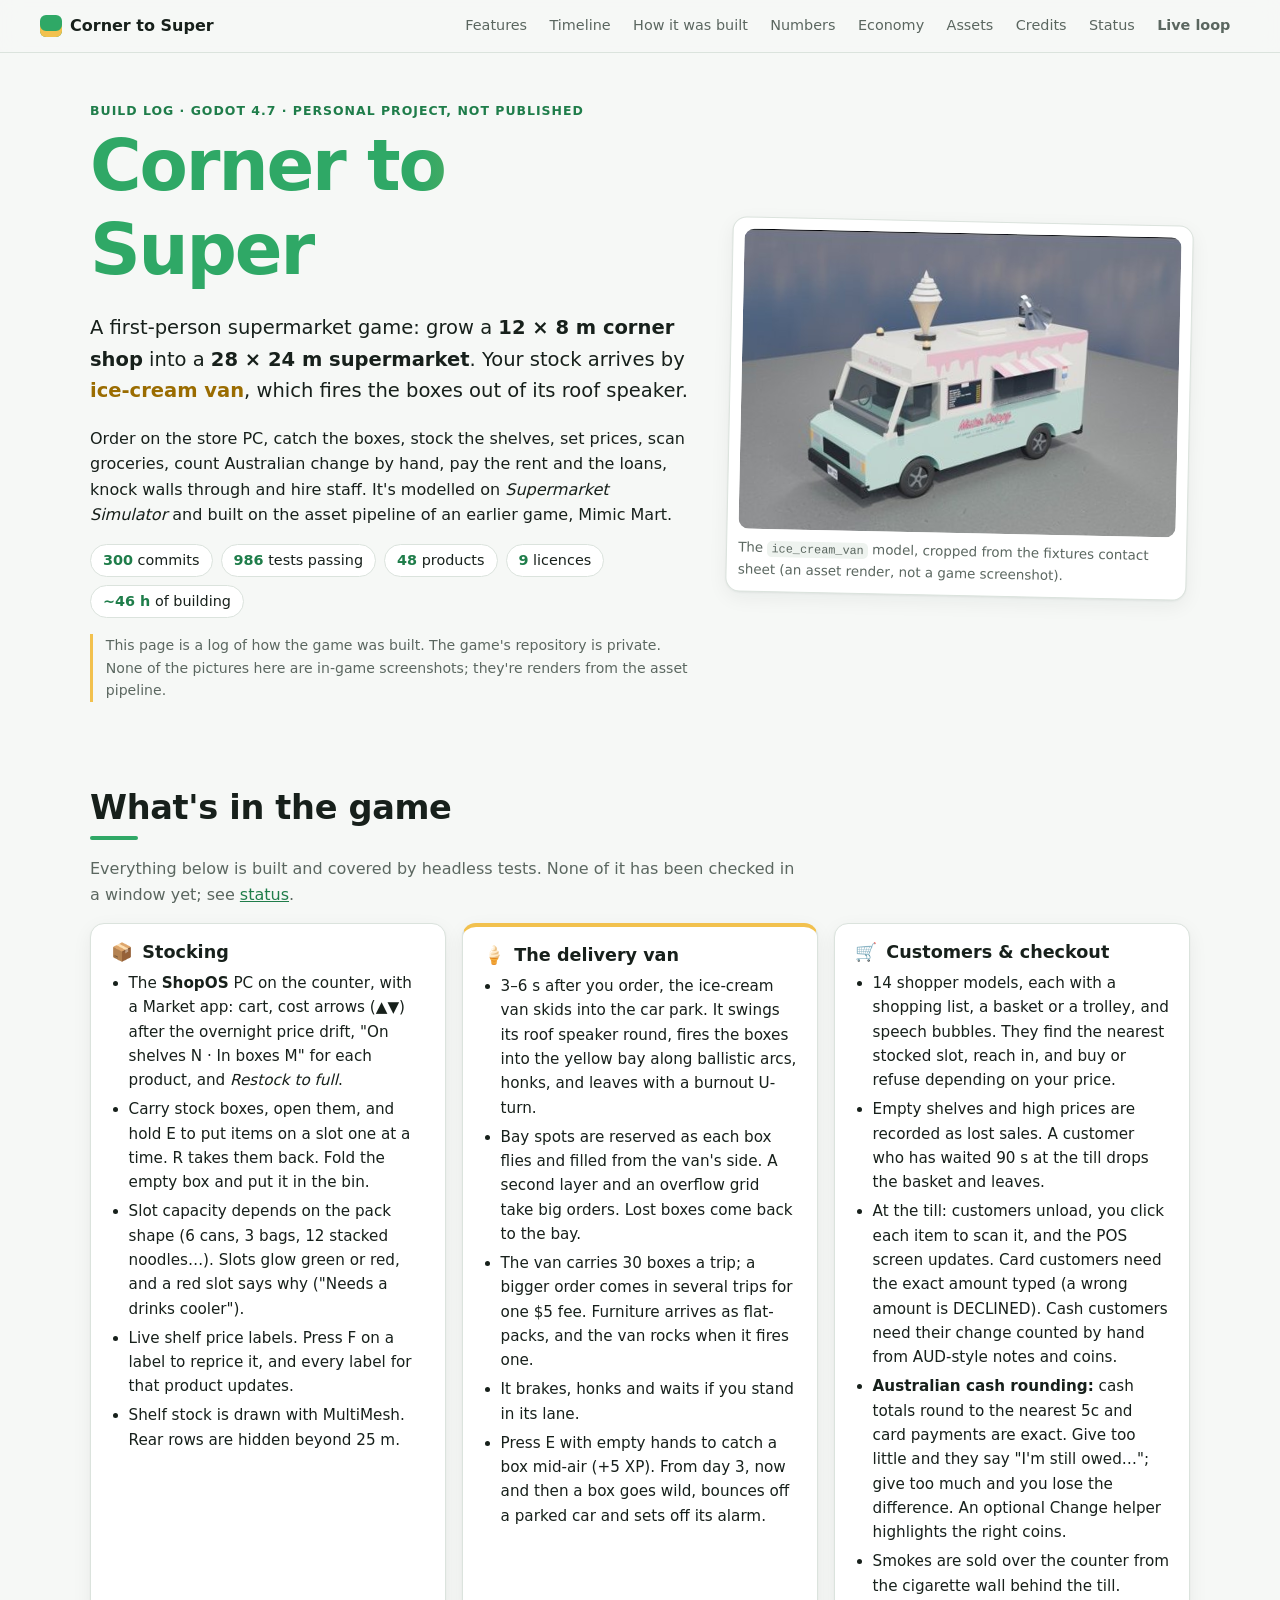
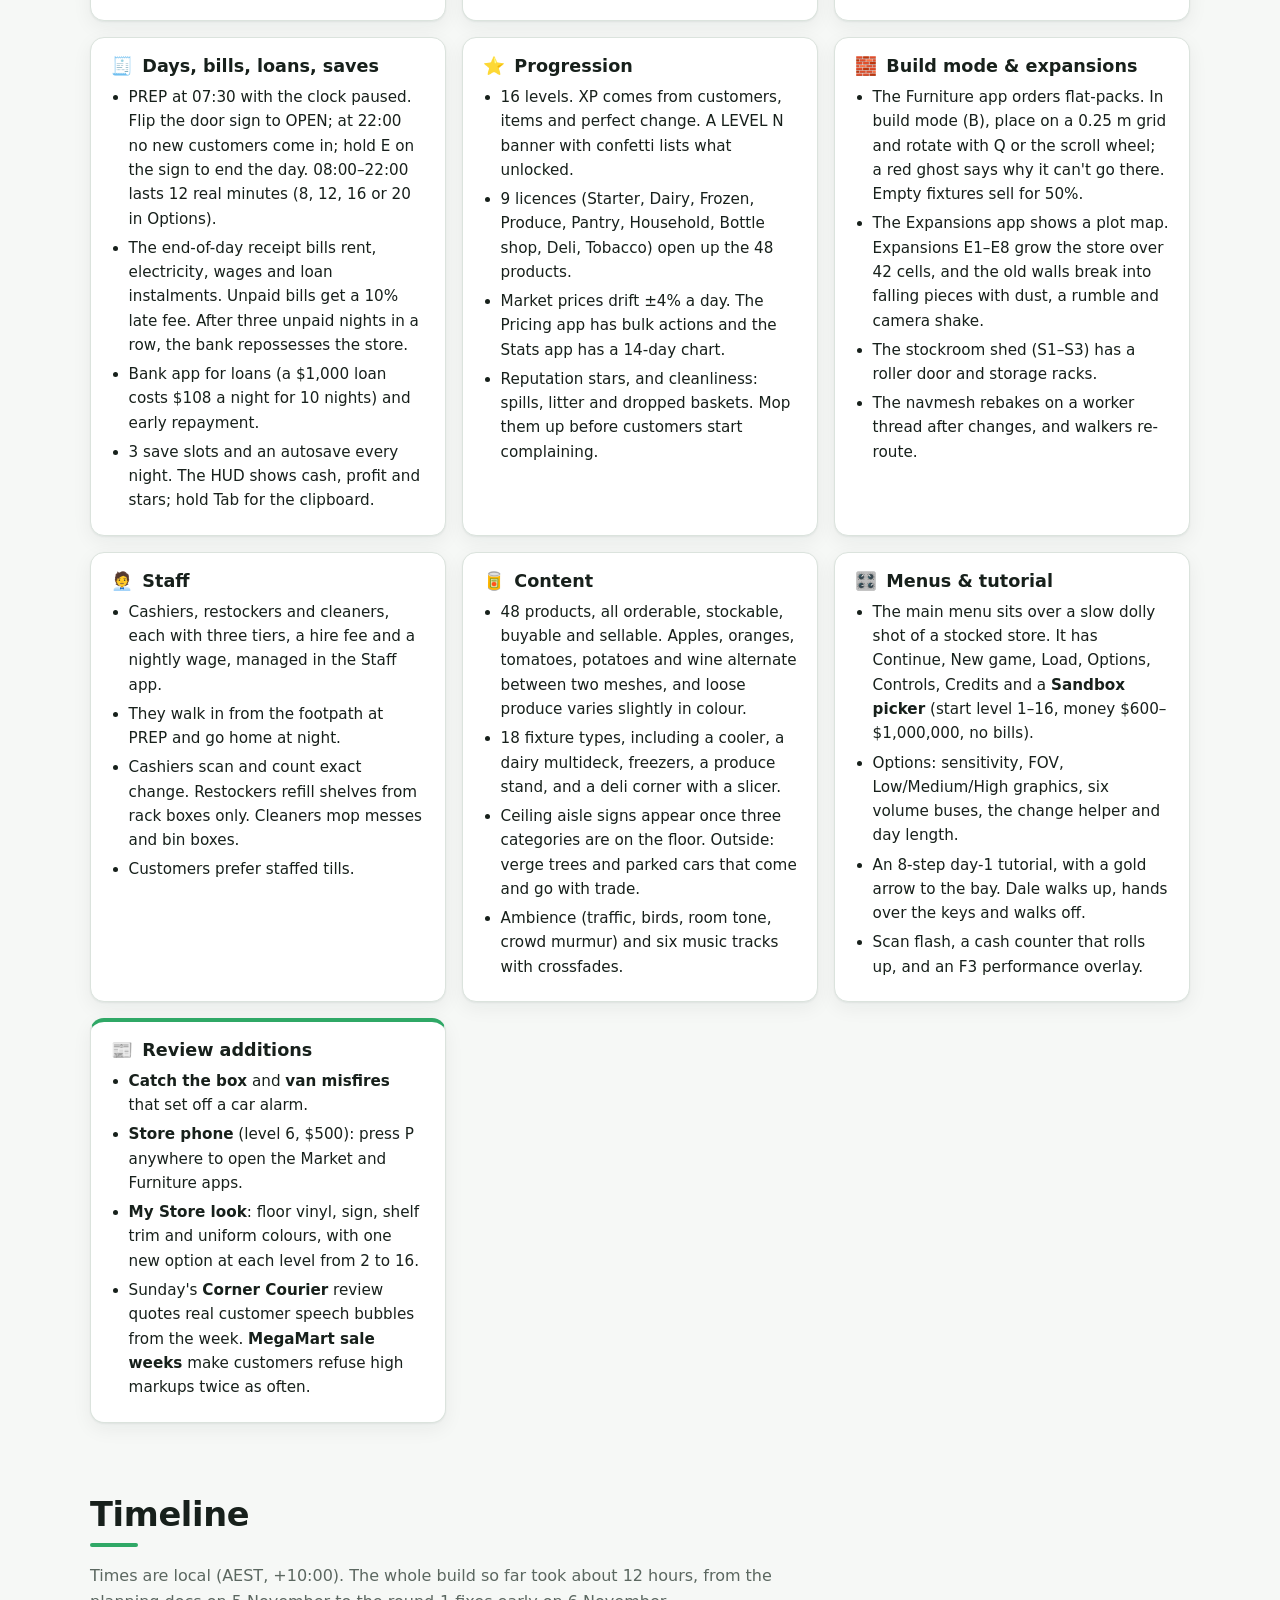
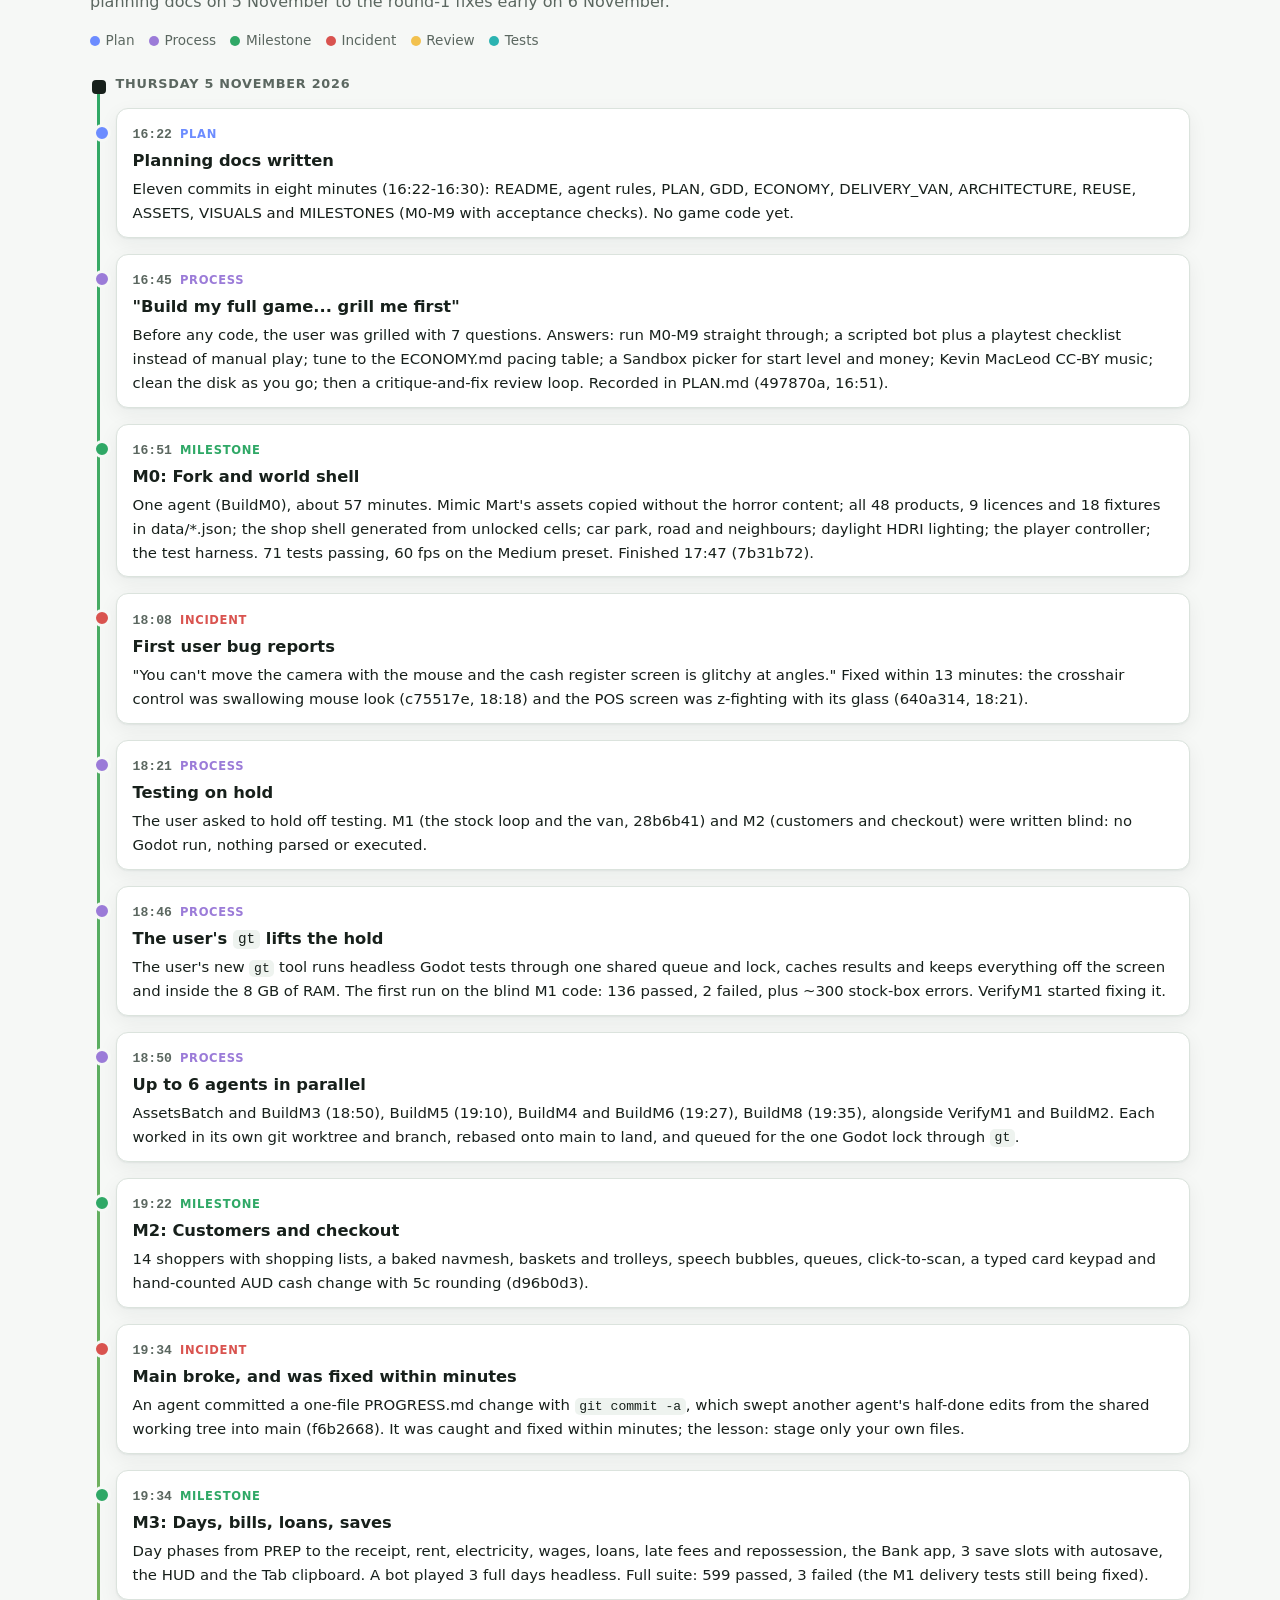
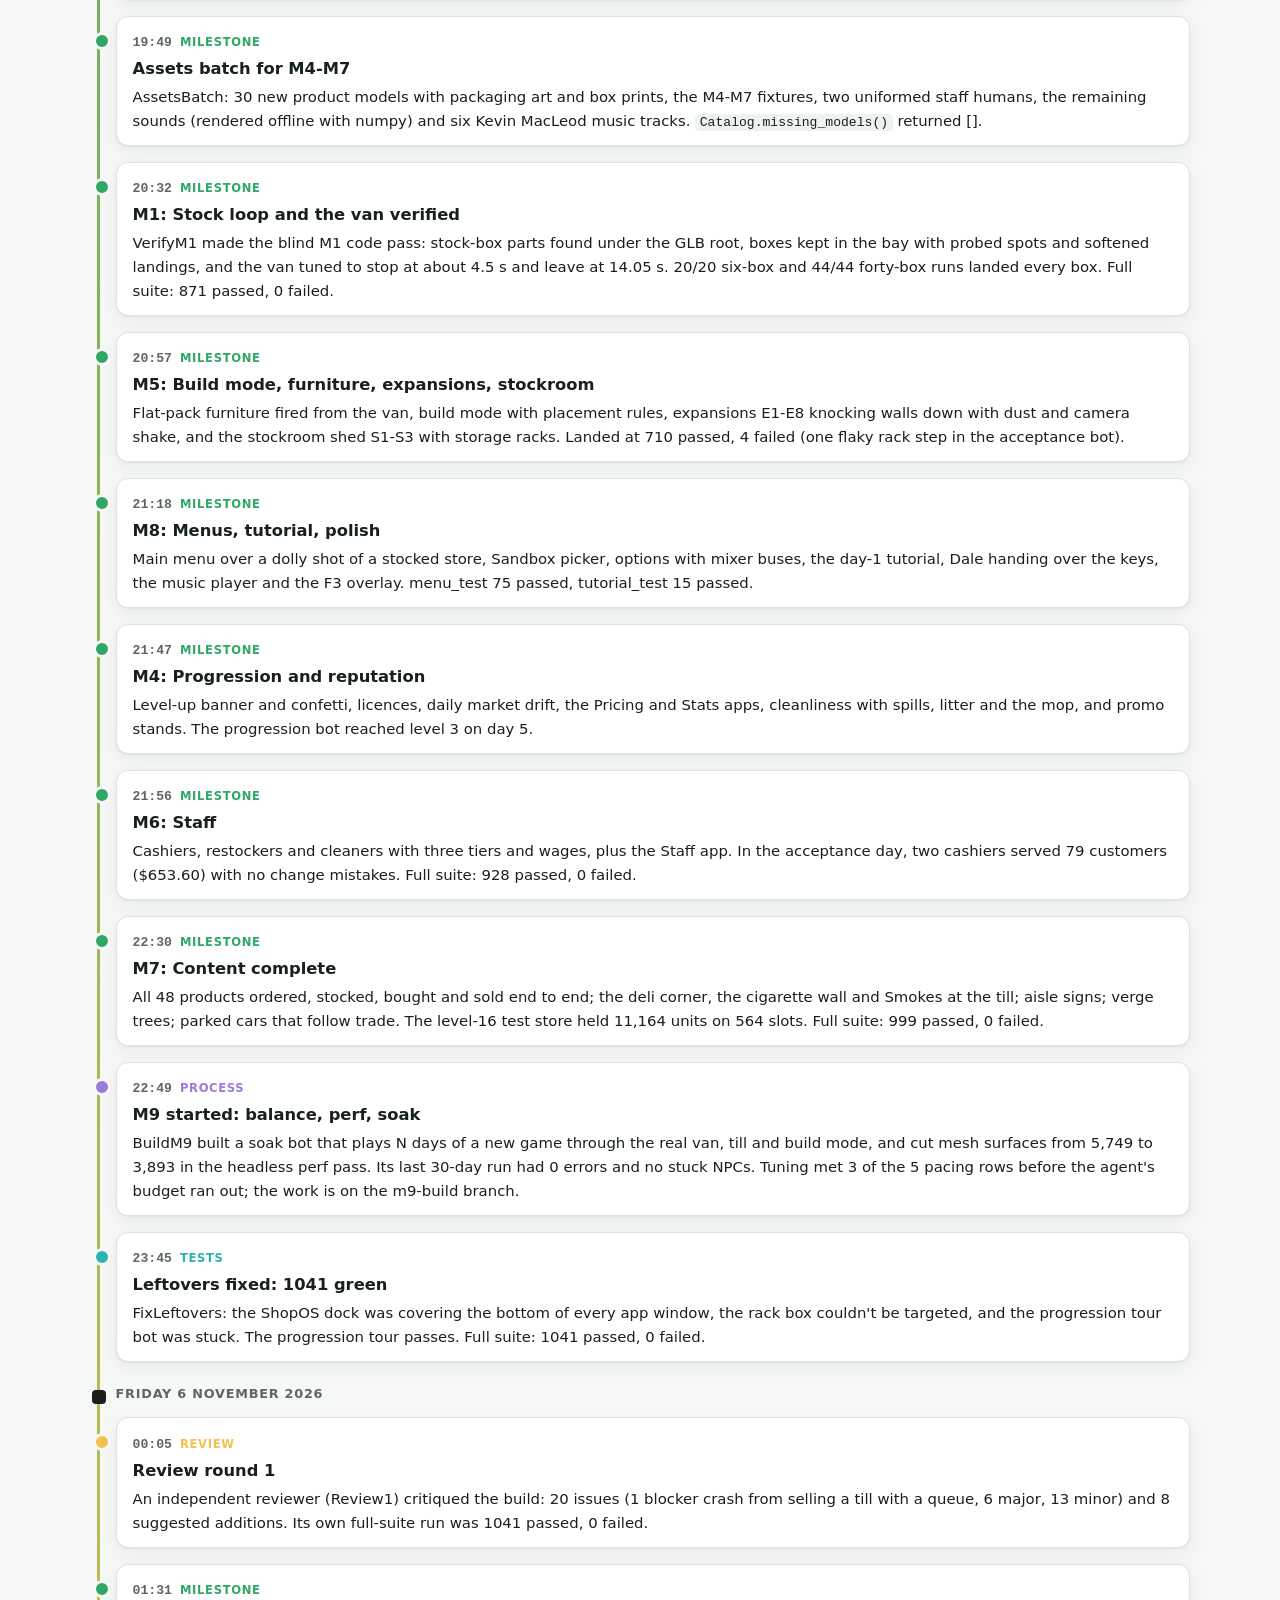
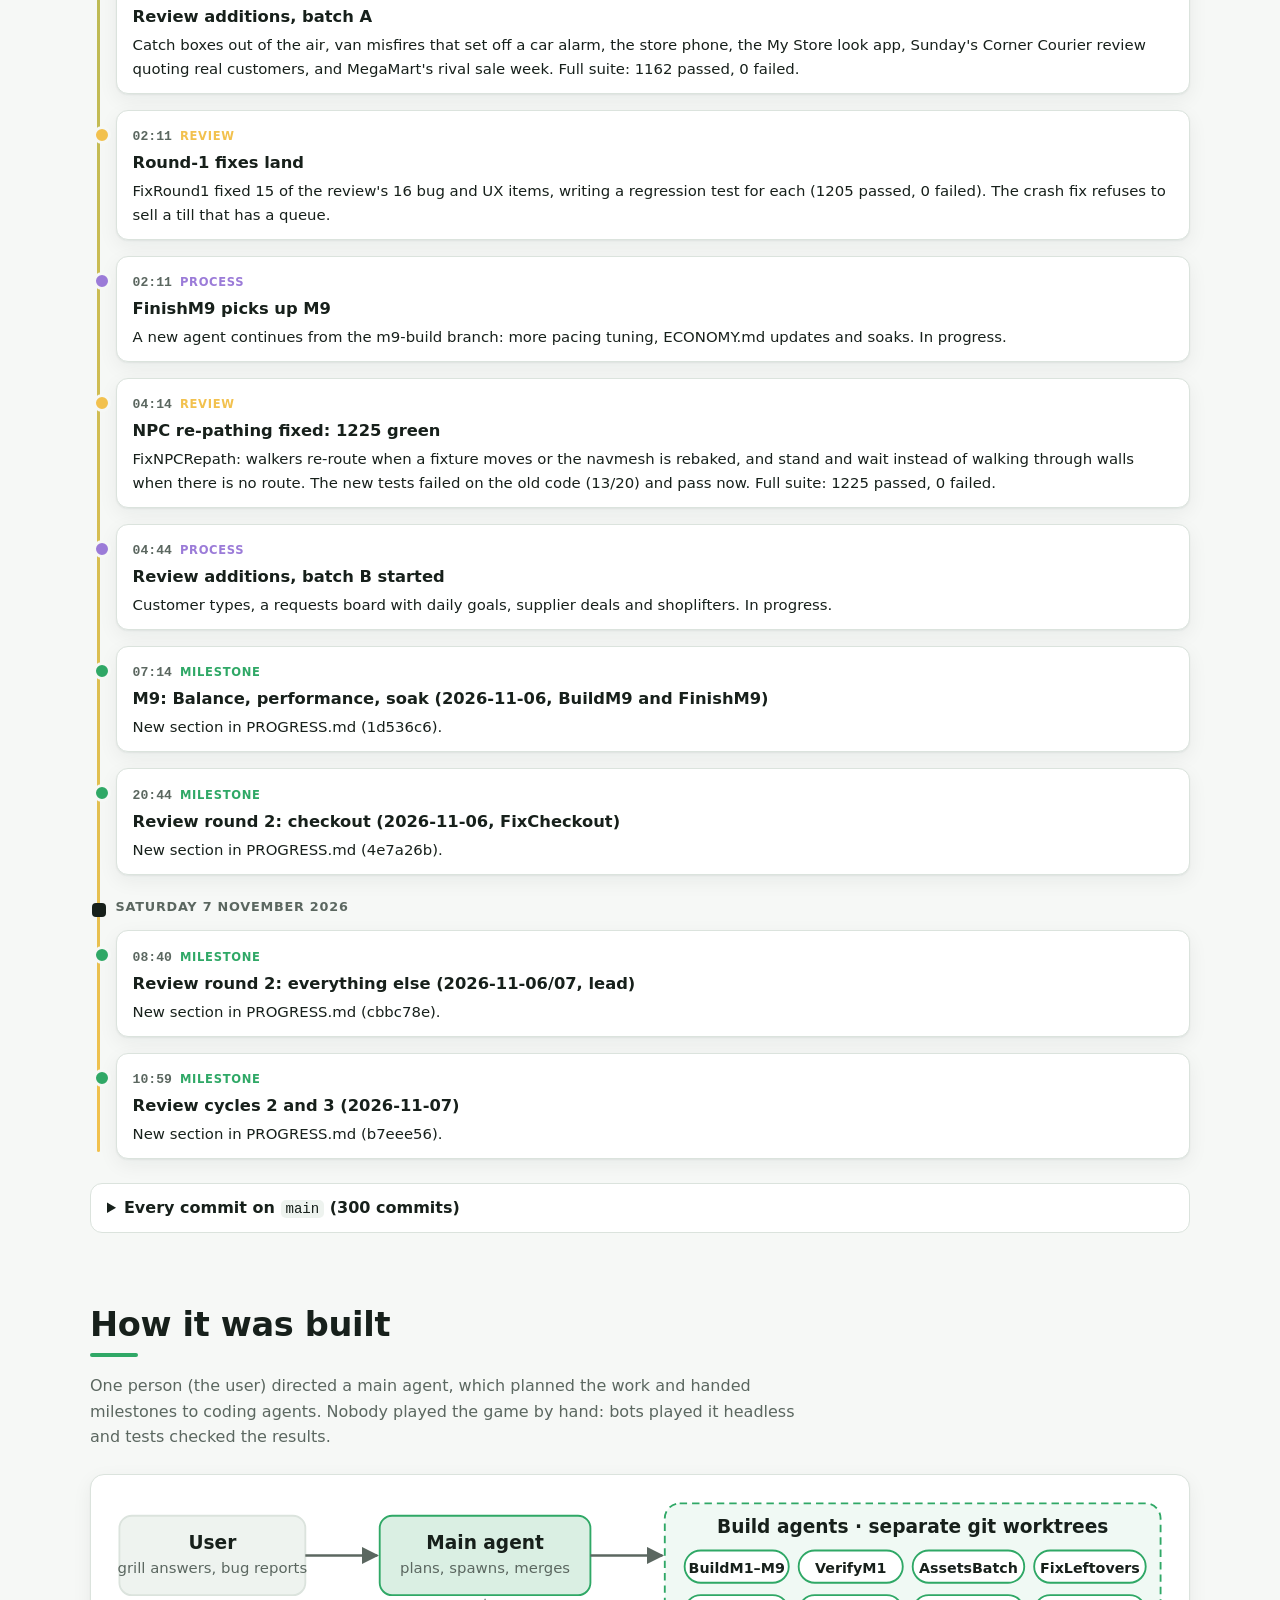
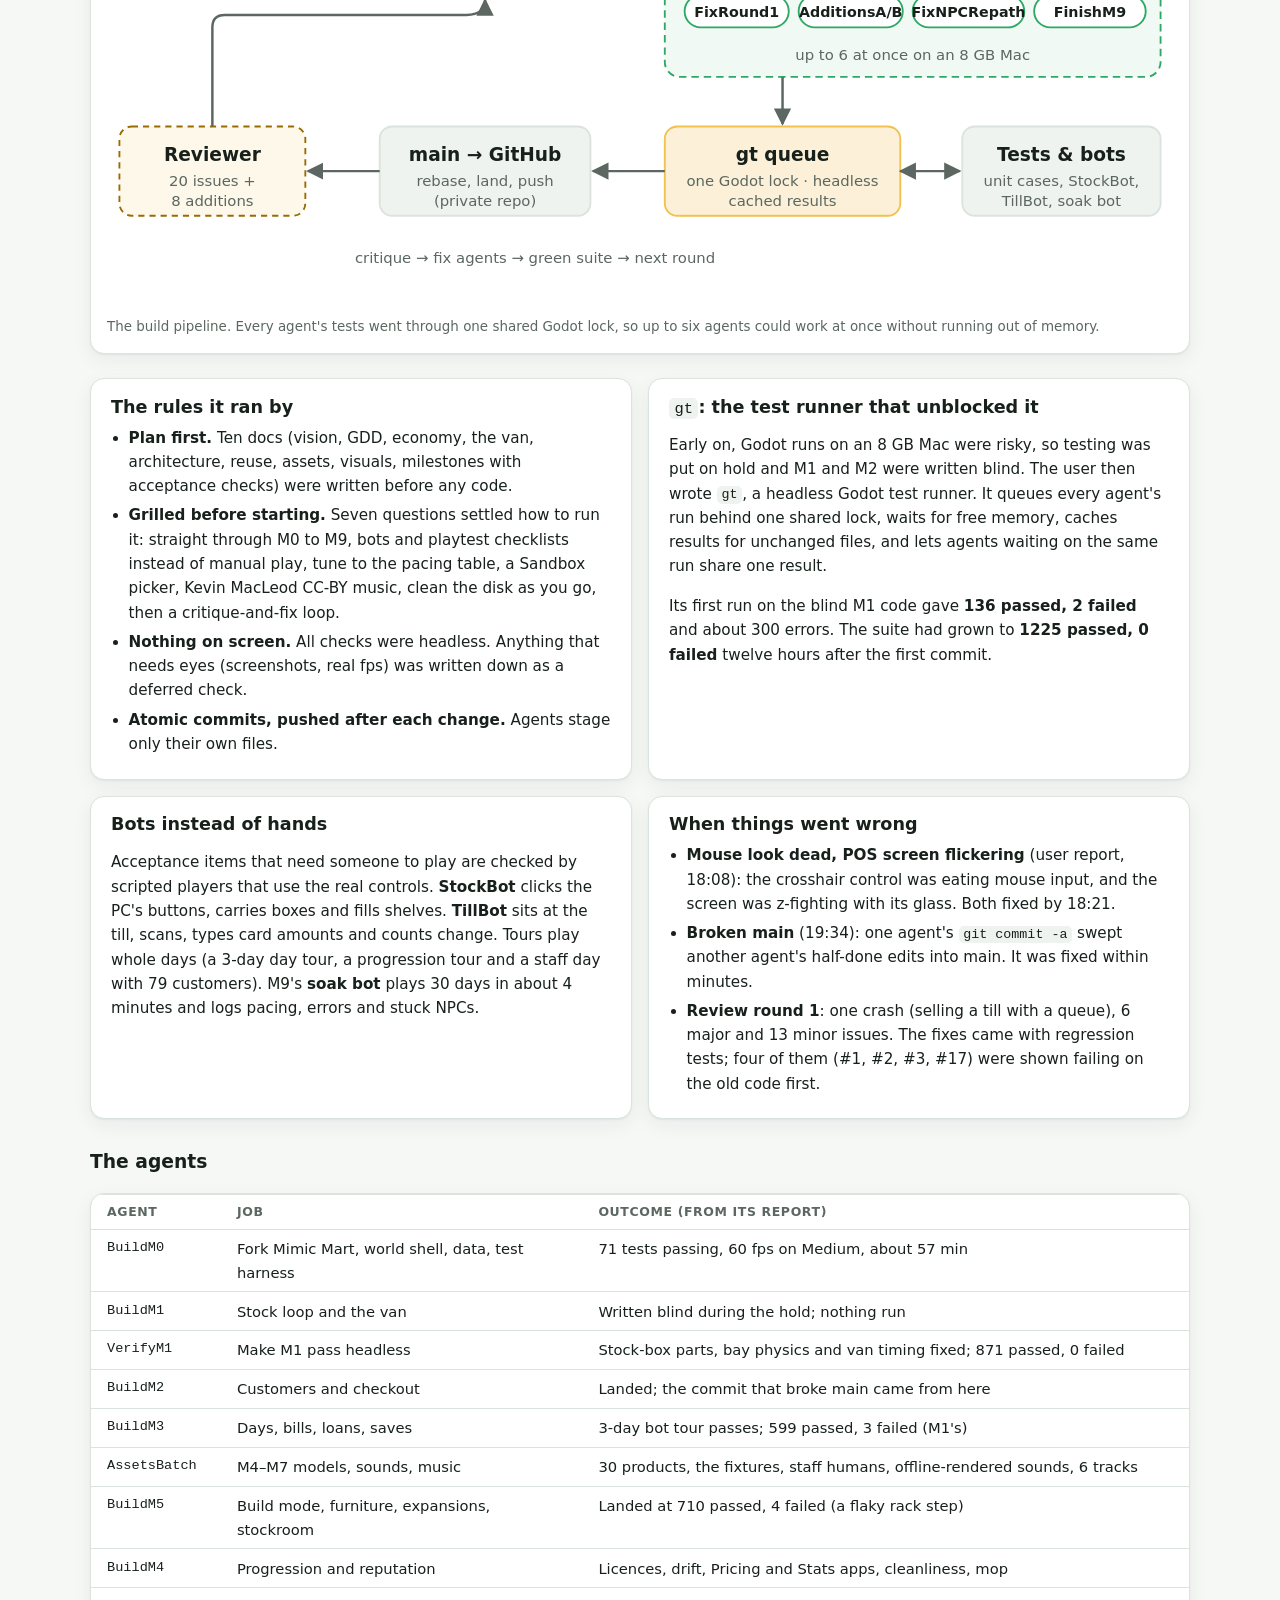
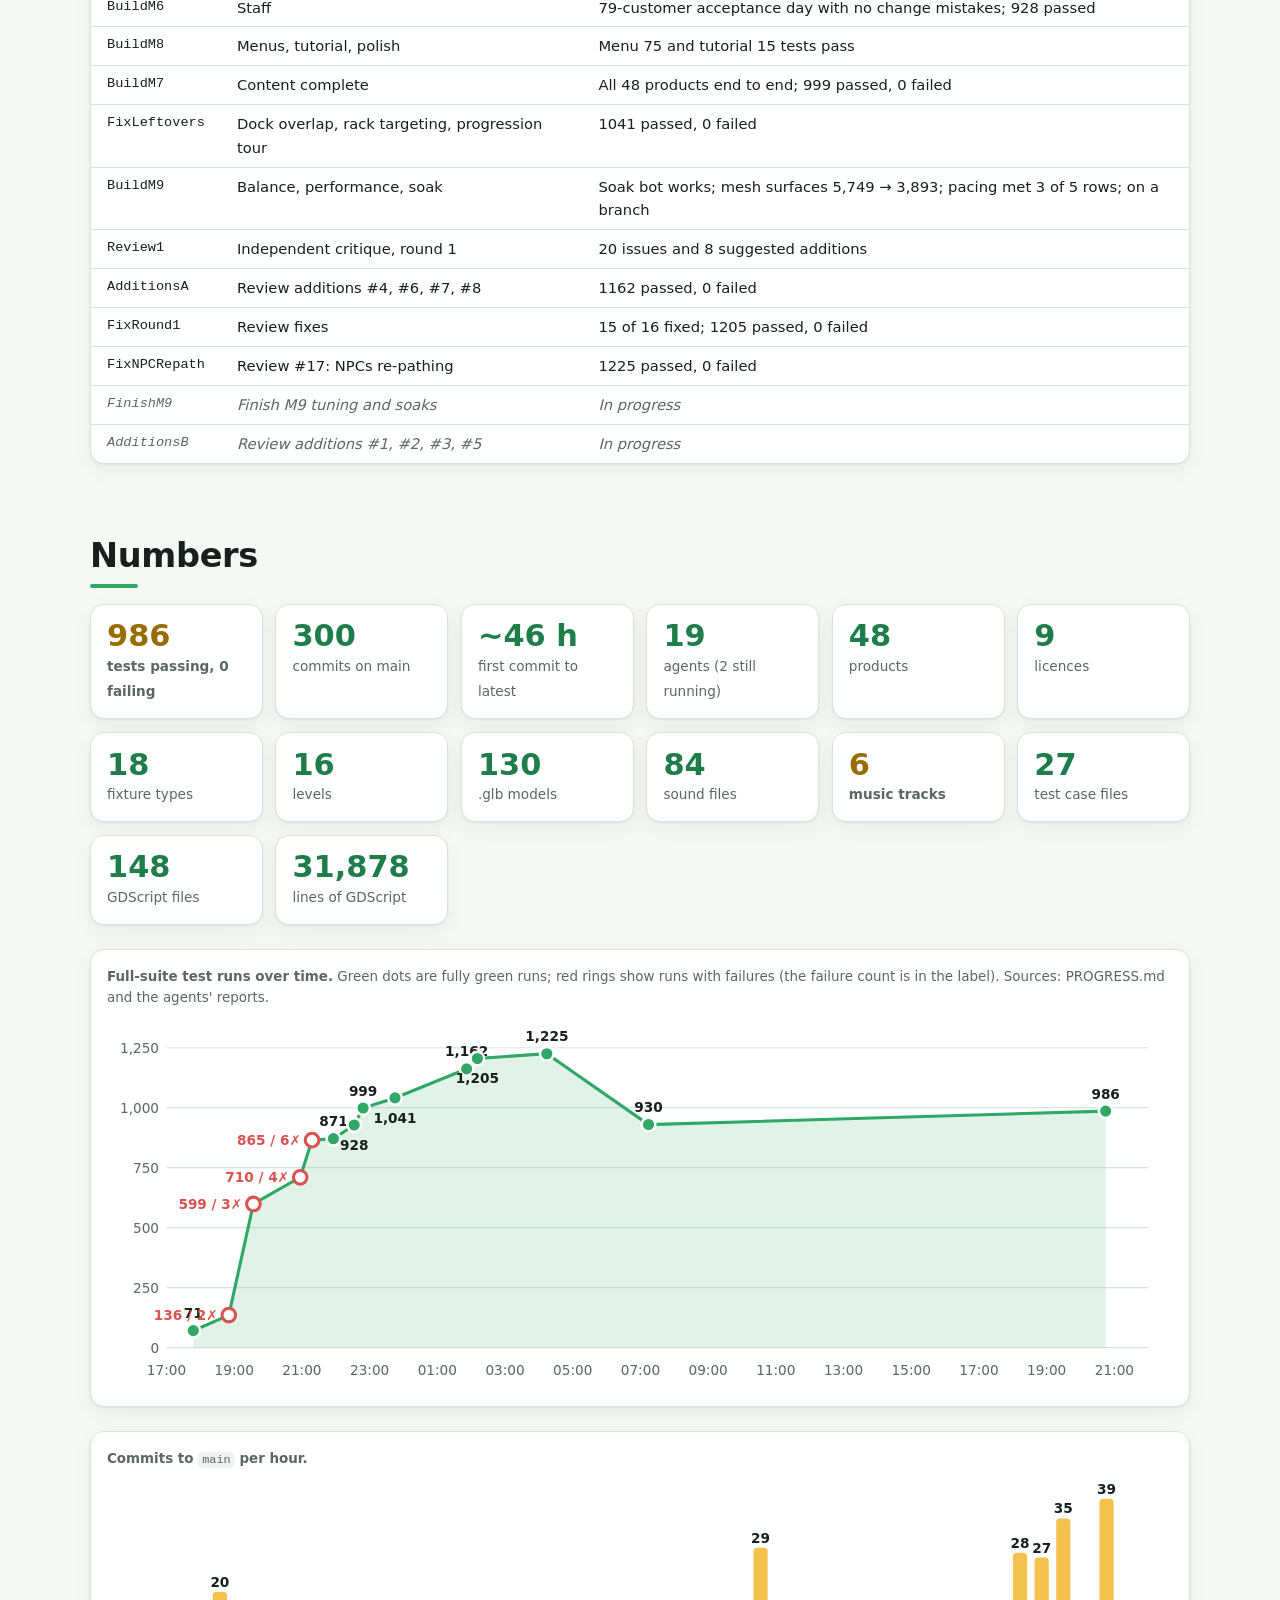
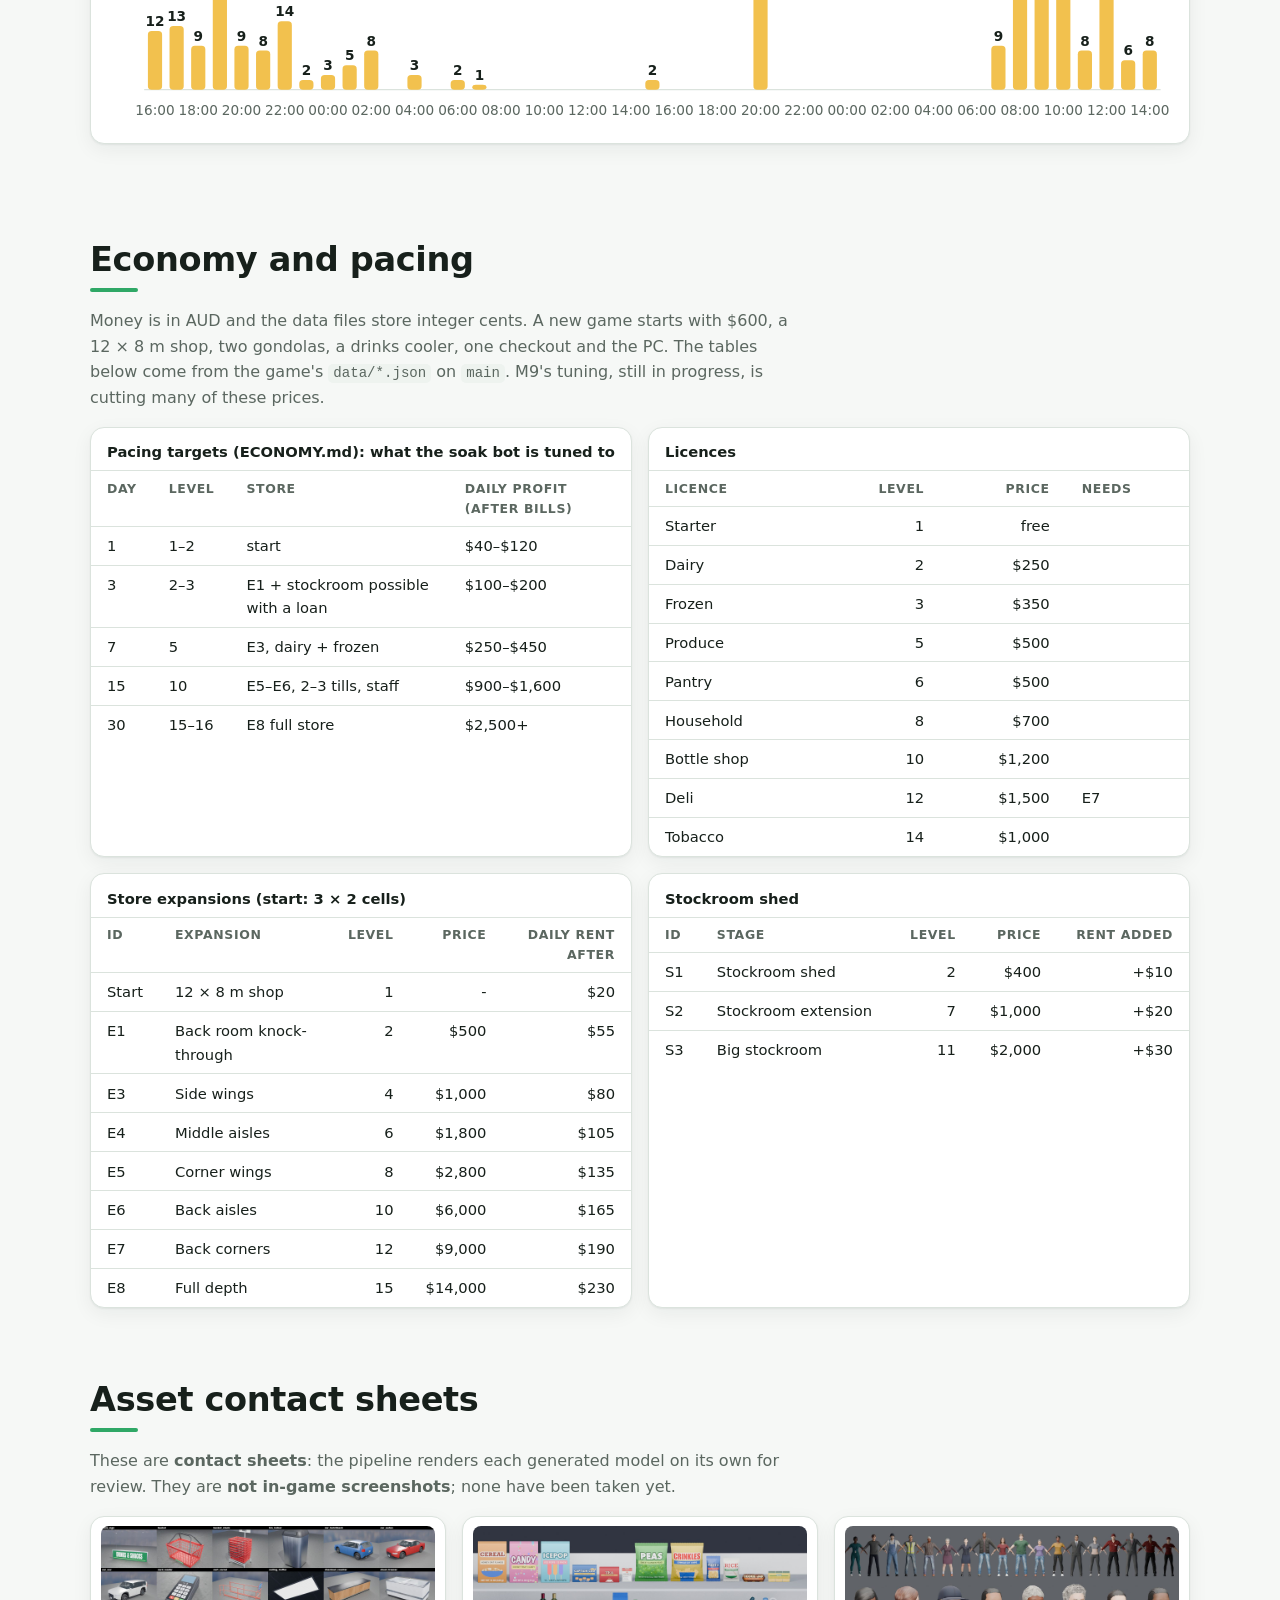
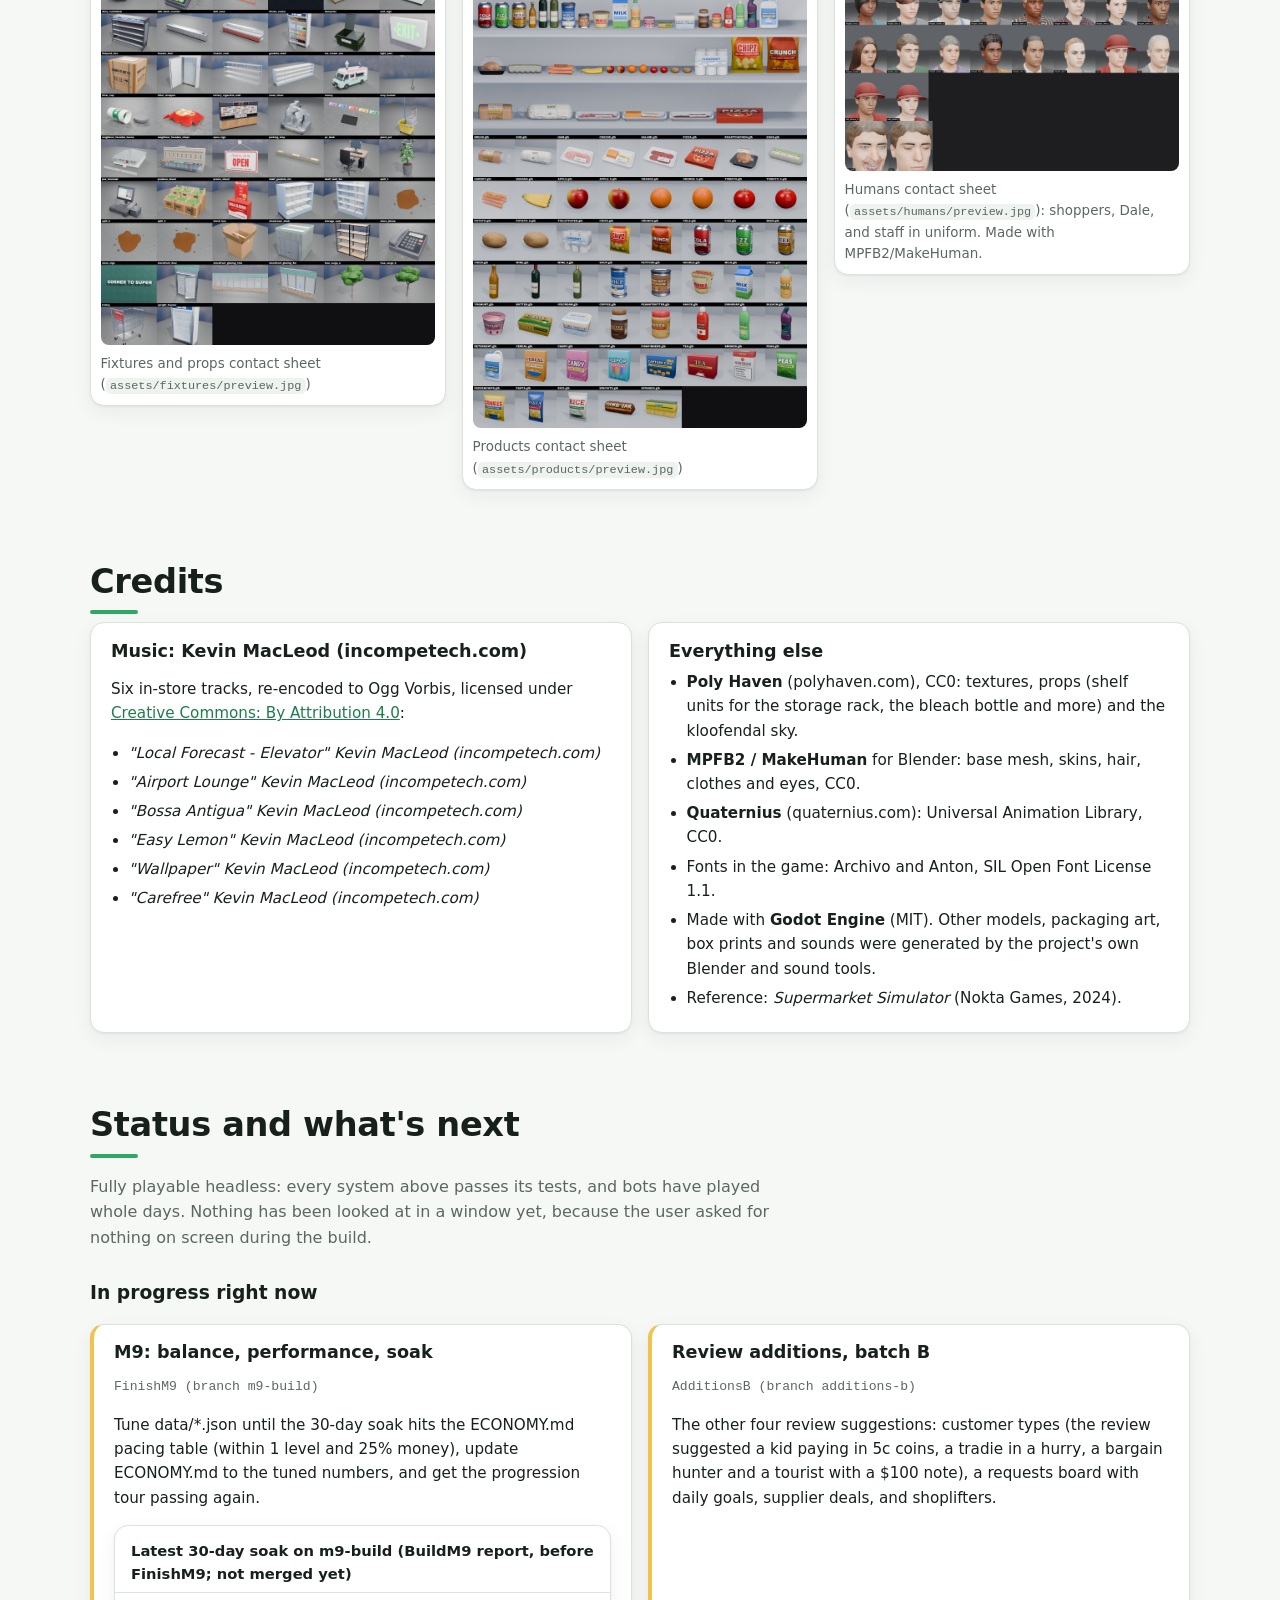
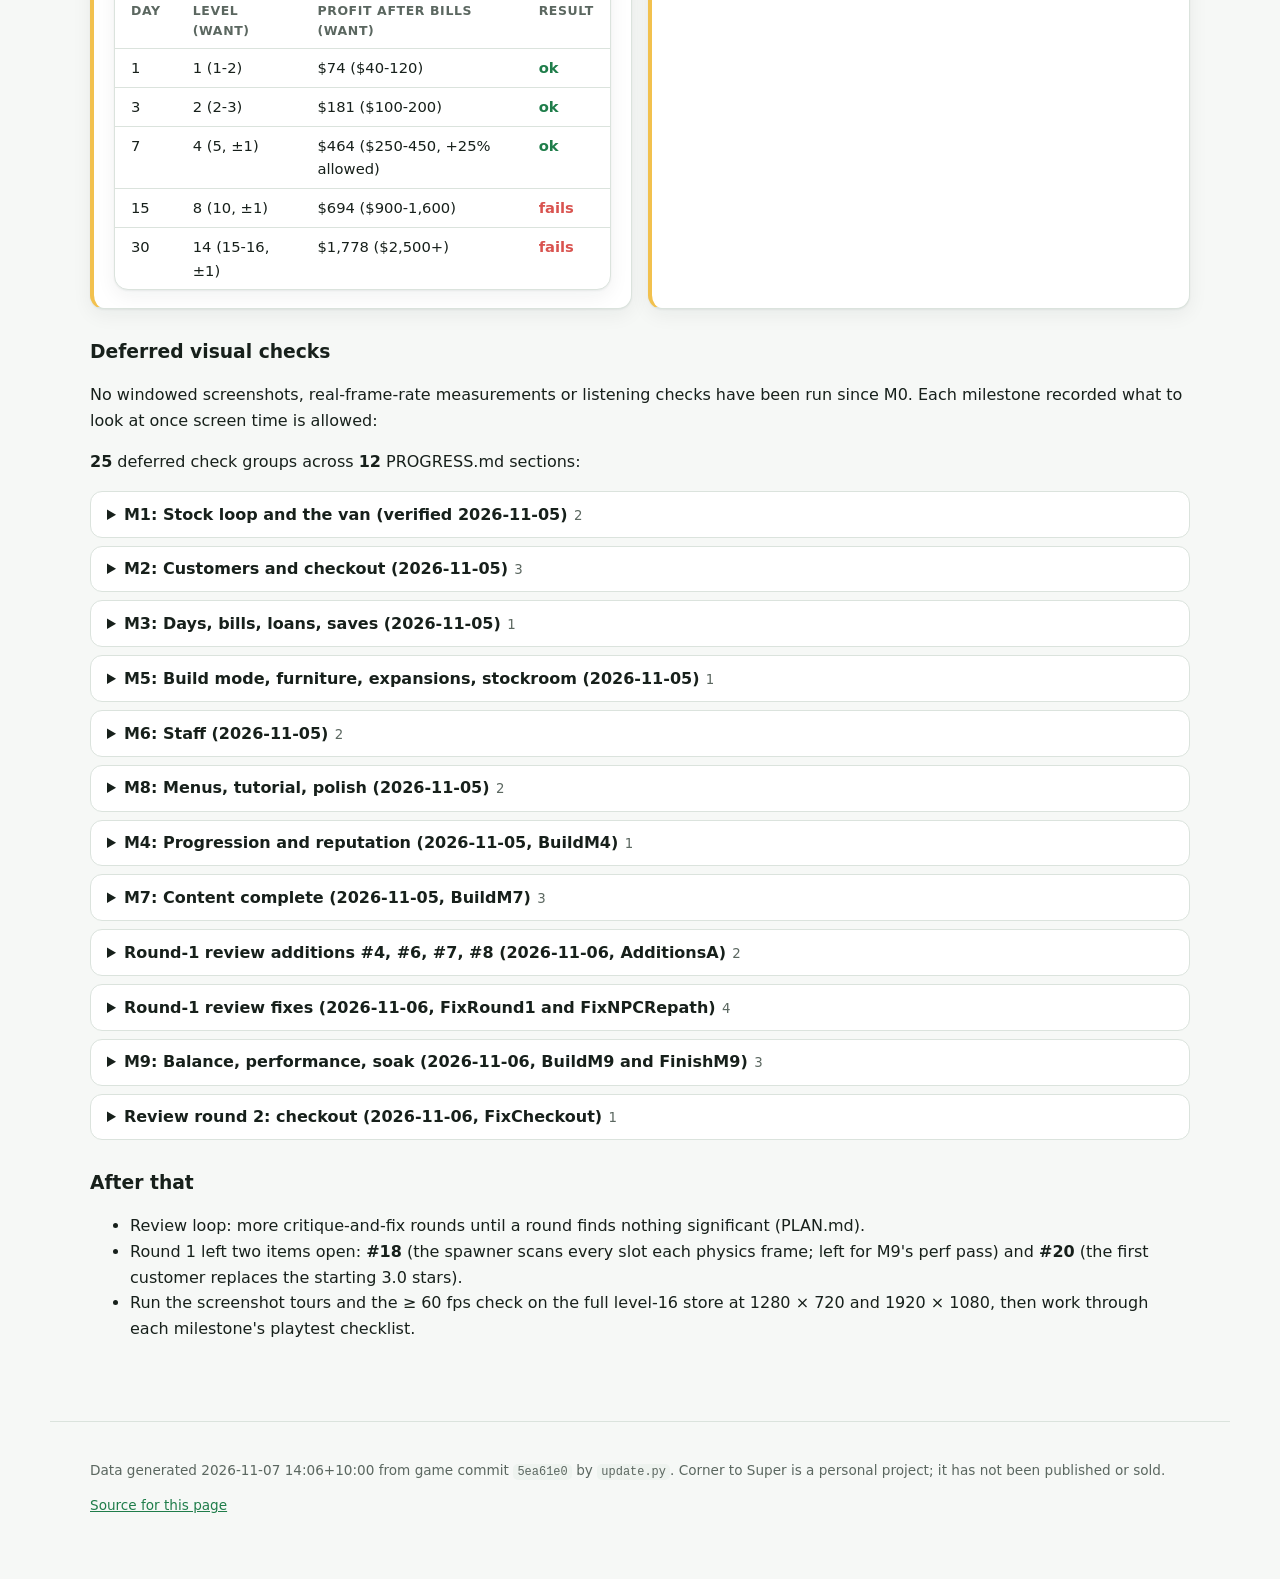
<file: index.html>
<!doctype html>
<html lang="en">
<head>
<meta charset="utf-8">
<meta name="viewport" content="width=device-width, initial-scale=1">
<title>Corner to Super: build log</title>
<meta name="description" content="What has been built for Corner to Super, a first-person supermarket game in Godot 4.7: features, a dated timeline, how agents built it, numbers and status.">
<meta name="color-scheme" content="light dark">
<link rel="stylesheet" href="style.css">
<link rel="icon" href="data:image/svg+xml,%3Csvg xmlns='http://www.w3.org/2000/svg' viewBox='0 0 32 32'%3E%3Crect width='32' height='32' rx='7' fill='%232FA866'/%3E%3Cpath d='M8 12h16l-2 10H10z' fill='%23F2C14E'/%3E%3C/svg%3E">
<script src="app.js" defer></script>
</head>
<body>
<header class="topbar">
  <a class="brand" href="#top"><span class="logo" aria-hidden="true"></span>Corner to Super</a>
  <nav aria-label="Sections">
    <a href="#features">Features</a>
    <a href="#timeline">Timeline</a>
    <a href="#how">How it was built</a>
    <a href="#numbers">Numbers</a>
    <a href="#economy">Economy</a>
    <a href="#assets">Assets</a>
    <a href="#credits">Credits</a>
    <a href="#status">Status</a>
    <a href="live.html"><b>Live loop</b></a>
  </nav>
</header>

<main id="top">
<section class="hero">
  <div class="hero-text">
    <p class="eyebrow">Build log · Godot 4.7 · personal project, not published</p>
    <h1>Corner to Super</h1>
    <p class="pitch">A first-person supermarket game: grow a <strong>12 × 8 m corner shop</strong> into a
      <strong>28 × 24 m supermarket</strong>. Your stock arrives by <span class="gold">ice-cream van</span>,
      which fires the boxes out of its roof speaker.</p>
    <p>Order on the store PC, catch the boxes, stock the shelves, set prices, scan groceries, count
      Australian change by hand, pay the rent and the loans, knock walls through and hire staff.
      It's modelled on <em>Supermarket Simulator</em> and built on the asset pipeline of an earlier
      game, Mimic Mart.</p>
    <p class="hero-stats" id="hero-stats" aria-live="polite"></p>
    <p class="note">This page is a log of how the game was built. The game's repository is private.
      None of the pictures here are in-game screenshots; they're renders from the asset pipeline.</p>
  </div>
  <figure class="hero-fig">
    <img src="img/ice-cream-van.jpg" width="480" height="330" alt="Render of the ice-cream delivery van model: mint body, pink drips, a cone on the roof and a speaker that fires boxes">
    <figcaption>The <code>ice_cream_van</code> model, cropped from the fixtures contact sheet (an asset render, not a game screenshot).</figcaption>
  </figure>
</section>

<section id="features">
  <h2>What's in the game</h2>
  <p class="lead">Everything below is built and covered by headless tests. None of it has been checked in a window yet; see <a href="#status">status</a>.</p>
  <div class="grid features">
    <article class="card">
      <h3><span class="ico" aria-hidden="true">📦</span> Stocking</h3>
      <ul>
        <li>The <b>ShopOS</b> PC on the counter, with a Market app: cart, cost arrows (▲▼) after the overnight price drift, "On shelves N · In boxes M" for each product, and <i>Restock to full</i>.</li>
        <li>Carry stock boxes, open them, and hold E to put items on a slot one at a time. R takes them back. Fold the empty box and put it in the bin.</li>
        <li>Slot capacity depends on the pack shape (6 cans, 3 bags, 12 stacked noodles…). Slots glow green or red, and a red slot says why ("Needs a drinks cooler").</li>
        <li>Live shelf price labels. Press F on a label to reprice it, and every label for that product updates.</li>
        <li>Shelf stock is drawn with MultiMesh. Rear rows are hidden beyond 25 m.</li>
      </ul>
    </article>
    <article class="card accent-gold">
      <h3><span class="ico" aria-hidden="true">🍦</span> The delivery van</h3>
      <ul>
        <li>3–6 s after you order, the ice-cream van skids into the car park. It swings its roof speaker round, fires the boxes into the yellow bay along ballistic arcs, honks, and leaves with a burnout U-turn.</li>
        <li>Bay spots are reserved as each box flies and filled from the van's side. A second layer and an overflow grid take big orders. Lost boxes come back to the bay.</li>
        <li>The van carries 30 boxes a trip; a bigger order comes in several trips for one $5 fee. Furniture arrives as flat-packs, and the van rocks when it fires one.</li>
        <li>It brakes, honks and waits if you stand in its lane.</li>
        <li>Press E with empty hands to catch a box mid-air (+5 XP). From day 3, now and then a box goes wild, bounces off a parked car and sets off its alarm.</li>
      </ul>
    </article>
    <article class="card">
      <h3><span class="ico" aria-hidden="true">🛒</span> Customers &amp; checkout</h3>
      <ul>
        <li>14 shopper models, each with a shopping list, a basket or a trolley, and speech bubbles. They find the nearest stocked slot, reach in, and buy or refuse depending on your price.</li>
        <li>Empty shelves and high prices are recorded as lost sales. A customer who has waited 90 s at the till drops the basket and leaves.</li>
        <li>At the till: customers unload, you click each item to scan it, and the POS screen updates. Card customers need the exact amount typed (a wrong amount is DECLINED). Cash customers need their change counted by hand from AUD-style notes and coins.</li>
        <li><b>Australian cash rounding:</b> cash totals round to the nearest 5c and card payments are exact. Give too little and they say "I'm still owed…"; give too much and you lose the difference. An optional Change helper highlights the right coins.</li>
        <li>Smokes are sold over the counter from the cigarette wall behind the till.</li>
      </ul>
    </article>
    <article class="card">
      <h3><span class="ico" aria-hidden="true">🧾</span> Days, bills, loans, saves</h3>
      <ul>
        <li>PREP at 07:30 with the clock paused. Flip the door sign to OPEN; at 22:00 no new customers come in; hold E on the sign to end the day. 08:00–22:00 lasts 12 real minutes (8, 12, 16 or 20 in Options).</li>
        <li>The end-of-day receipt bills rent, electricity, wages and loan instalments. Unpaid bills get a 10% late fee. After three unpaid nights in a row, the bank repossesses the store.</li>
        <li>Bank app for loans (a $1,000 loan costs $108 a night for 10 nights) and early repayment.</li>
        <li>3 save slots and an autosave every night. The HUD shows cash, profit and stars; hold Tab for the clipboard.</li>
      </ul>
    </article>
    <article class="card">
      <h3><span class="ico" aria-hidden="true">⭐</span> Progression</h3>
      <ul>
        <li>16 levels. XP comes from customers, items and perfect change. A LEVEL N banner with confetti lists what unlocked.</li>
        <li>9 licences (Starter, Dairy, Frozen, Produce, Pantry, Household, Bottle shop, Deli, Tobacco) open up the 48 products.</li>
        <li>Market prices drift ±4% a day. The Pricing app has bulk actions and the Stats app has a 14-day chart.</li>
        <li>Reputation stars, and cleanliness: spills, litter and dropped baskets. Mop them up before customers start complaining.</li>
      </ul>
    </article>
    <article class="card">
      <h3><span class="ico" aria-hidden="true">🧱</span> Build mode &amp; expansions</h3>
      <ul>
        <li>The Furniture app orders flat-packs. In build mode (B), place on a 0.25 m grid and rotate with Q or the scroll wheel; a red ghost says why it can't go there. Empty fixtures sell for 50%.</li>
        <li>The Expansions app shows a plot map. Expansions E1–E8 grow the store over 42 cells, and the old walls break into falling pieces with dust, a rumble and camera shake.</li>
        <li>The stockroom shed (S1–S3) has a roller door and storage racks.</li>
        <li>The navmesh rebakes on a worker thread after changes, and walkers re-route.</li>
      </ul>
    </article>
    <article class="card">
      <h3><span class="ico" aria-hidden="true">🧑‍💼</span> Staff</h3>
      <ul>
        <li>Cashiers, restockers and cleaners, each with three tiers, a hire fee and a nightly wage, managed in the Staff app.</li>
        <li>They walk in from the footpath at PREP and go home at night.</li>
        <li>Cashiers scan and count exact change. Restockers refill shelves from rack boxes only. Cleaners mop messes and bin boxes.</li>
        <li>Customers prefer staffed tills.</li>
      </ul>
    </article>
    <article class="card">
      <h3><span class="ico" aria-hidden="true">🥫</span> Content</h3>
      <ul>
        <li>48 products, all orderable, stockable, buyable and sellable. Apples, oranges, tomatoes, potatoes and wine alternate between two meshes, and loose produce varies slightly in colour.</li>
        <li>18 fixture types, including a cooler, a dairy multideck, freezers, a produce stand, and a deli corner with a slicer.</li>
        <li>Ceiling aisle signs appear once three categories are on the floor. Outside: verge trees and parked cars that come and go with trade.</li>
        <li>Ambience (traffic, birds, room tone, crowd murmur) and six music tracks with crossfades.</li>
      </ul>
    </article>
    <article class="card">
      <h3><span class="ico" aria-hidden="true">🎛️</span> Menus &amp; tutorial</h3>
      <ul>
        <li>The main menu sits over a slow dolly shot of a stocked store. It has Continue, New game, Load, Options, Controls, Credits and a <b>Sandbox picker</b> (start level 1–16, money $600–$1,000,000, no bills).</li>
        <li>Options: sensitivity, FOV, Low/Medium/High graphics, six volume buses, the change helper and day length.</li>
        <li>An 8-step day-1 tutorial, with a gold arrow to the bay. Dale walks up, hands over the keys and walks off.</li>
        <li>Scan flash, a cash counter that rolls up, and an F3 performance overlay.</li>
      </ul>
    </article>
    <article class="card accent-green">
      <h3><span class="ico" aria-hidden="true">📰</span> Review additions</h3>
      <ul>
        <li><b>Catch the box</b> and <b>van misfires</b> that set off a car alarm.</li>
        <li><b>Store phone</b> (level 6, $500): press P anywhere to open the Market and Furniture apps.</li>
        <li><b>My Store look</b>: floor vinyl, sign, shelf trim and uniform colours, with one new option at each level from 2 to 16.</li>
        <li>Sunday's <b>Corner Courier</b> review quotes real customer speech bubbles from the week. <b>MegaMart sale weeks</b> make customers refuse high markups twice as often.</li>
      </ul>
    </article>
  </div>
</section>

<section id="timeline">
  <h2>Timeline</h2>
  <p class="lead">Times are local (AEST, +10:00). The whole build so far took about 12 hours, from the planning docs on 5 November to the round-1 fixes early on 6 November.</p>
  <div class="legend" id="tl-legend"></div>
  <ol class="timeline" id="tl"><li class="loading">Loading the timeline from <code>data.json</code>…</li></ol>
  <noscript><p>The timeline, numbers and economy tables are drawn from <code>data.json</code> by a small script. Turn on JavaScript to see them.</p></noscript>
  <details class="commits">
    <summary>Every commit on <code>main</code> (<span id="commit-count">…</span>)</summary>
    <ol id="commit-list"></ol>
  </details>
</section>

<section id="how">
  <h2>How it was built</h2>
  <p class="lead">One person (the user) directed a main agent, which planned the work and handed milestones to coding agents. Nobody played the game by hand: bots played it headless and tests checked the results.</p>
  <figure class="diagram">
    <svg viewBox="0 0 860 330" role="img" aria-labelledby="dg-t dg-d">
      <title id="dg-t">Build pipeline</title>
      <desc id="dg-d">The user answers the grill questions and reports bugs; the main agent plans and spawns build agents, each in its own git worktree; every agent queues its headless Godot tests through gt's single lock; finished work is rebased onto main and pushed to the private GitHub repo; a reviewer critiques main and fix agents act on the findings.</desc>
      <defs>
        <marker id="ar" viewBox="0 0 10 10" refX="9" refY="5" markerWidth="7" markerHeight="7" orient="auto-start-reverse"><path d="M0 0L10 5L0 10z" class="dg-arrowhead"/></marker>
      </defs>
      <g class="dg-box"><rect x="10" y="20" width="150" height="64" rx="10"/><text x="85" y="47">User</text><text x="85" y="66" class="dg-sub">grill answers, bug reports</text></g>
      <g class="dg-box dg-main"><rect x="220" y="20" width="170" height="64" rx="10"/><text x="305" y="47">Main agent</text><text x="305" y="66" class="dg-sub">plans, spawns, merges</text></g>
      <g class="dg-box dg-agents"><rect x="450" y="10" width="400" height="140" rx="12"/><text x="650" y="34">Build agents · separate git worktrees</text>
        <g class="dg-chip"><rect x="466" y="48" width="84" height="26" rx="13"/><text x="508" y="66">BuildM1–M9</text></g>
        <g class="dg-chip"><rect x="558" y="48" width="84" height="26" rx="13"/><text x="600" y="66">VerifyM1</text></g>
        <g class="dg-chip"><rect x="650" y="48" width="90" height="26" rx="13"/><text x="695" y="66">AssetsBatch</text></g>
        <g class="dg-chip"><rect x="748" y="48" width="90" height="26" rx="13"/><text x="793" y="66">FixLeftovers</text></g>
        <g class="dg-chip"><rect x="466" y="84" width="84" height="26" rx="13"/><text x="508" y="102">FixRound1</text></g>
        <g class="dg-chip"><rect x="558" y="84" width="84" height="26" rx="13"/><text x="600" y="102">AdditionsA/B</text></g>
        <g class="dg-chip"><rect x="650" y="84" width="90" height="26" rx="13"/><text x="695" y="102">FixNPCRepath</text></g>
        <g class="dg-chip"><rect x="748" y="84" width="90" height="26" rx="13"/><text x="793" y="102">FinishM9</text></g>
        <text x="650" y="136" class="dg-sub">up to 6 at once on an 8 GB Mac</text></g>
      <g class="dg-box dg-gt"><rect x="450" y="190" width="190" height="72" rx="10"/><text x="545" y="218">gt queue</text><text x="545" y="238" class="dg-sub">one Godot lock · headless</text><text x="545" y="254" class="dg-sub">cached results</text></g>
      <g class="dg-box"><rect x="690" y="190" width="160" height="72" rx="10"/><text x="770" y="218">Tests &amp; bots</text><text x="770" y="238" class="dg-sub">unit cases, StockBot,</text><text x="770" y="254" class="dg-sub">TillBot, soak bot</text></g>
      <g class="dg-box"><rect x="220" y="190" width="170" height="72" rx="10"/><text x="305" y="218">main → GitHub</text><text x="305" y="238" class="dg-sub">rebase, land, push</text><text x="305" y="254" class="dg-sub">(private repo)</text></g>
      <g class="dg-box dg-review"><rect x="10" y="190" width="150" height="72" rx="10"/><text x="85" y="218">Reviewer</text><text x="85" y="238" class="dg-sub">20 issues +</text><text x="85" y="254" class="dg-sub">8 additions</text></g>
      <g class="dg-lines">
        <path d="M160 52H218" marker-end="url(#ar)"/>
        <path d="M390 52H448" marker-end="url(#ar)"/>
        <path d="M545 150V188" marker-end="url(#ar)"/>
        <path d="M640 226H688" marker-end="url(#ar)" marker-start="url(#ar)"/>
        <path d="M450 226H392" marker-end="url(#ar)"/>
        <path d="M220 226H162" marker-end="url(#ar)"/>
        <path d="M85 190V110Q85 100 95 100H290Q305 100 305 88" marker-end="url(#ar)"/>
      </g>
      <text x="200" y="300" class="dg-sub dg-left">critique → fix agents → green suite → next round</text>
    </svg>
    <figcaption>The build pipeline. Every agent's tests went through one shared Godot lock, so up to six agents could work at once without running out of memory.</figcaption>
  </figure>
  <div class="grid two">
    <article class="card">
      <h3>The rules it ran by</h3>
      <ul>
        <li><b>Plan first.</b> Ten docs (vision, GDD, economy, the van, architecture, reuse, assets, visuals, milestones with acceptance checks) were written before any code.</li>
        <li><b>Grilled before starting.</b> Seven questions settled how to run it: straight through M0 to M9, bots and playtest checklists instead of manual play, tune to the pacing table, a Sandbox picker, Kevin MacLeod CC-BY music, clean the disk as you go, then a critique-and-fix loop.</li>
        <li><b>Nothing on screen.</b> All checks were headless. Anything that needs eyes (screenshots, real fps) was written down as a deferred check.</li>
        <li><b>Atomic commits, pushed after each change.</b> Agents stage only their own files.</li>
      </ul>
    </article>
    <article class="card">
      <h3><code>gt</code>: the test runner that unblocked it</h3>
      <p>Early on, Godot runs on an 8 GB Mac were risky, so testing was put on hold and M1 and M2 were written blind. The user then wrote <code>gt</code>, a headless Godot test runner. It queues every agent's run behind one shared lock, waits for free memory, caches results for unchanged files, and lets agents waiting on the same run share one result.</p>
      <p>Its first run on the blind M1 code gave <b>136 passed, 2 failed</b> and about 300 errors. The suite had grown to <b>1225 passed, 0 failed</b> twelve hours after the first commit.</p>
    </article>
    <article class="card">
      <h3>Bots instead of hands</h3>
      <p>Acceptance items that need someone to play are checked by scripted players that use the real controls. <b>StockBot</b> clicks the PC's buttons, carries boxes and fills shelves. <b>TillBot</b> sits at the till, scans, types card amounts and counts change. Tours play whole days (a 3-day day tour, a progression tour and a staff day with 79 customers). M9's <b>soak bot</b> plays 30 days in about 4 minutes and logs pacing, errors and stuck NPCs.</p>
    </article>
    <article class="card">
      <h3>When things went wrong</h3>
      <ul>
        <li><b>Mouse look dead, POS screen flickering</b> (user report, 18:08): the crosshair control was eating mouse input, and the screen was z-fighting with its glass. Both fixed by 18:21.</li>
        <li><b>Broken main</b> (19:34): one agent's <code>git commit -a</code> swept another agent's half-done edits into main. It was fixed within minutes.</li>
        <li><b>Review round 1</b>: one crash (selling a till with a queue), 6 major and 13 minor issues. The fixes came with regression tests; four of them (#1, #2, #3, #17) were shown failing on the old code first.</li>
      </ul>
    </article>
  </div>
  <h3>The agents</h3>
  <div class="table-wrap">
  <table class="agents">
    <thead><tr><th>Agent</th><th>Job</th><th>Outcome (from its report)</th></tr></thead>
    <tbody>
      <tr><td>BuildM0</td><td>Fork Mimic Mart, world shell, data, test harness</td><td>71 tests passing, 60 fps on Medium, about 57 min</td></tr>
      <tr><td>BuildM1</td><td>Stock loop and the van</td><td>Written blind during the hold; nothing run</td></tr>
      <tr><td>VerifyM1</td><td>Make M1 pass headless</td><td>Stock-box parts, bay physics and van timing fixed; 871 passed, 0 failed</td></tr>
      <tr><td>BuildM2</td><td>Customers and checkout</td><td>Landed; the commit that broke main came from here</td></tr>
      <tr><td>BuildM3</td><td>Days, bills, loans, saves</td><td>3-day bot tour passes; 599 passed, 3 failed (M1's)</td></tr>
      <tr><td>AssetsBatch</td><td>M4–M7 models, sounds, music</td><td>30 products, the fixtures, staff humans, offline-rendered sounds, 6 tracks</td></tr>
      <tr><td>BuildM5</td><td>Build mode, furniture, expansions, stockroom</td><td>Landed at 710 passed, 4 failed (a flaky rack step)</td></tr>
      <tr><td>BuildM4</td><td>Progression and reputation</td><td>Licences, drift, Pricing and Stats apps, cleanliness, mop</td></tr>
      <tr><td>BuildM6</td><td>Staff</td><td>79-customer acceptance day with no change mistakes; 928 passed</td></tr>
      <tr><td>BuildM8</td><td>Menus, tutorial, polish</td><td>Menu 75 and tutorial 15 tests pass</td></tr>
      <tr><td>BuildM7</td><td>Content complete</td><td>All 48 products end to end; 999 passed, 0 failed</td></tr>
      <tr><td>FixLeftovers</td><td>Dock overlap, rack targeting, progression tour</td><td>1041 passed, 0 failed</td></tr>
      <tr><td>BuildM9</td><td>Balance, performance, soak</td><td>Soak bot works; mesh surfaces 5,749 → 3,893; pacing met 3 of 5 rows; on a branch</td></tr>
      <tr><td>Review1</td><td>Independent critique, round 1</td><td>20 issues and 8 suggested additions</td></tr>
      <tr><td>AdditionsA</td><td>Review additions #4, #6, #7, #8</td><td>1162 passed, 0 failed</td></tr>
      <tr><td>FixRound1</td><td>Review fixes</td><td>15 of 16 fixed; 1205 passed, 0 failed</td></tr>
      <tr><td>FixNPCRepath</td><td>Review #17: NPCs re-pathing</td><td>1225 passed, 0 failed</td></tr>
      <tr class="wip"><td>FinishM9</td><td>Finish M9 tuning and soaks</td><td>In progress</td></tr>
      <tr class="wip"><td>AdditionsB</td><td>Review additions #1, #2, #3, #5</td><td>In progress</td></tr>
    </tbody>
  </table>
  </div>
</section>

<section id="numbers">
  <h2>Numbers</h2>
  <div class="stats" id="stats"></div>
  <figure class="chart-fig">
    <figcaption><b>Full-suite test runs over time.</b> Green dots are fully green runs; red rings show runs with failures (the failure count is in the label). Sources: PROGRESS.md and the agents' reports.</figcaption>
    <div id="test-chart" class="chart"></div>
  </figure>
  <figure class="chart-fig">
    <figcaption><b>Commits to <code>main</code> per hour.</b></figcaption>
    <div id="commit-chart" class="chart"></div>
  </figure>
</section>

<section id="economy">
  <h2>Economy and pacing</h2>
  <p class="lead">Money is in AUD and the data files store integer cents. A new game starts with <span id="start-cash">$600</span>, a 12 × 8 m shop, two gondolas, a drinks cooler, one checkout and the PC. The tables below come from the game's <code>data/*.json</code> on <code>main</code>. M9's tuning, still in progress, is cutting many of these prices.</p>
  <div class="grid two">
    <div class="table-wrap"><table id="pacing"><caption>Pacing targets (ECONOMY.md): what the soak bot is tuned to</caption></table></div>
    <div class="table-wrap"><table id="licences"><caption>Licences</caption></table></div>
    <div class="table-wrap"><table id="expansions"><caption>Store expansions (start: 3 × 2 cells)</caption></table></div>
    <div class="table-wrap"><table id="stockroom"><caption>Stockroom shed</caption></table></div>
  </div>
</section>

<section id="assets">
  <h2>Asset contact sheets</h2>
  <p class="lead">These are <b>contact sheets</b>: the pipeline renders each generated model on its own for review. They are <b>not in-game screenshots</b>; none have been taken yet.</p>
  <div class="gallery">
    <figure><a href="img/fixtures-contact-sheet.jpg"><img src="img/fixtures-contact-sheet.jpg" loading="lazy" width="1600" height="2000" alt="Grid of fixture models: shelves, coolers, freezers, the checkout, the PC desk, the ice-cream van, cars, signs, spills and the stockroom shed"></a>
      <figcaption>Fixtures and props contact sheet (<code>assets/fixtures/preview.jpg</code>)</figcaption></figure>
    <figure><a href="img/products-contact-sheet.jpg"><img src="img/products-contact-sheet.jpg" loading="lazy" width="1600" height="2400" alt="Grid of product models with their packaging"></a>
      <figcaption>Products contact sheet (<code>assets/products/preview.jpg</code>)</figcaption></figure>
    <figure><a href="img/humans-contact-sheet.jpg"><img src="img/humans-contact-sheet.jpg" loading="lazy" width="1600" height="1169" alt="Lineup of human models: shoppers, Dale, Echo and two staff in red uniforms and caps, with face close-ups"></a>
      <figcaption>Humans contact sheet (<code>assets/humans/preview.jpg</code>): shoppers, Dale, and staff in uniform. Made with MPFB2/MakeHuman.</figcaption></figure>
  </div>
</section>

<section id="credits">
  <h2>Credits</h2>
  <div class="grid two">
    <article class="card">
      <h3>Music: Kevin MacLeod (incompetech.com)</h3>
      <p>Six in-store tracks, re-encoded to Ogg Vorbis, licensed under <a href="https://creativecommons.org/licenses/by/4.0/">Creative Commons: By Attribution 4.0</a>:</p>
      <ul class="tracks">
        <li>"Local Forecast - Elevator" Kevin MacLeod (incompetech.com)</li>
        <li>"Airport Lounge" Kevin MacLeod (incompetech.com)</li>
        <li>"Bossa Antigua" Kevin MacLeod (incompetech.com)</li>
        <li>"Easy Lemon" Kevin MacLeod (incompetech.com)</li>
        <li>"Wallpaper" Kevin MacLeod (incompetech.com)</li>
        <li>"Carefree" Kevin MacLeod (incompetech.com)</li>
      </ul>
    </article>
    <article class="card">
      <h3>Everything else</h3>
      <ul>
        <li><b>Poly Haven</b> (polyhaven.com), CC0: textures, props (shelf units for the storage rack, the bleach bottle and more) and the kloofendal sky.</li>
        <li><b>MPFB2 / MakeHuman</b> for Blender: base mesh, skins, hair, clothes and eyes, CC0.</li>
        <li><b>Quaternius</b> (quaternius.com): Universal Animation Library, CC0.</li>
        <li>Fonts in the game: Archivo and Anton, SIL Open Font License 1.1.</li>
        <li>Made with <b>Godot Engine</b> (MIT). Other models, packaging art, box prints and sounds were generated by the project's own Blender and sound tools.</li>
        <li>Reference: <em>Supermarket Simulator</em> (Nokta Games, 2024).</li>
      </ul>
    </article>
  </div>
</section>

<section id="status">
  <h2>Status and what's next</h2>
  <p class="lead">Fully playable headless: every system above passes its tests, and bots have played whole days. Nothing has been looked at in a window yet, because the user asked for nothing on screen during the build.</p>
  <h3>In progress right now</h3>
  <div class="grid two" id="in-progress"></div>
  <h3>Deferred visual checks</h3>
  <p>No windowed screenshots, real-frame-rate measurements or listening checks have been run since M0. Each milestone recorded what to look at once screen time is allowed:</p>
  <div id="deferred" class="deferred"></div>
  <h3>After that</h3>
  <ul>
    <li>Review loop: more critique-and-fix rounds until a round finds nothing significant (PLAN.md).</li>
    <li>Round 1 left two items open: <b>#18</b> (the spawner scans every slot each physics frame; left for M9's perf pass) and <b>#20</b> (the first customer replaces the starting 3.0 stars).</li>
    <li>Run the screenshot tours and the ≥ 60 fps check on the full level-16 store at 1280 × 720 and 1920 × 1080, then work through each milestone's playtest checklist.</li>
  </ul>
</section>
</main>

<footer>
  <p>Data generated <span id="generated">…</span> from game commit <code id="head">…</code> by <code>update.py</code>. Corner to Super is a personal project; it has not been published or sold.</p>
  <p><a href="https://github.com/SubToFeralsloth11/corner-to-super-site">Source for this page</a></p>
</footer>
</body>
</html>
</file>
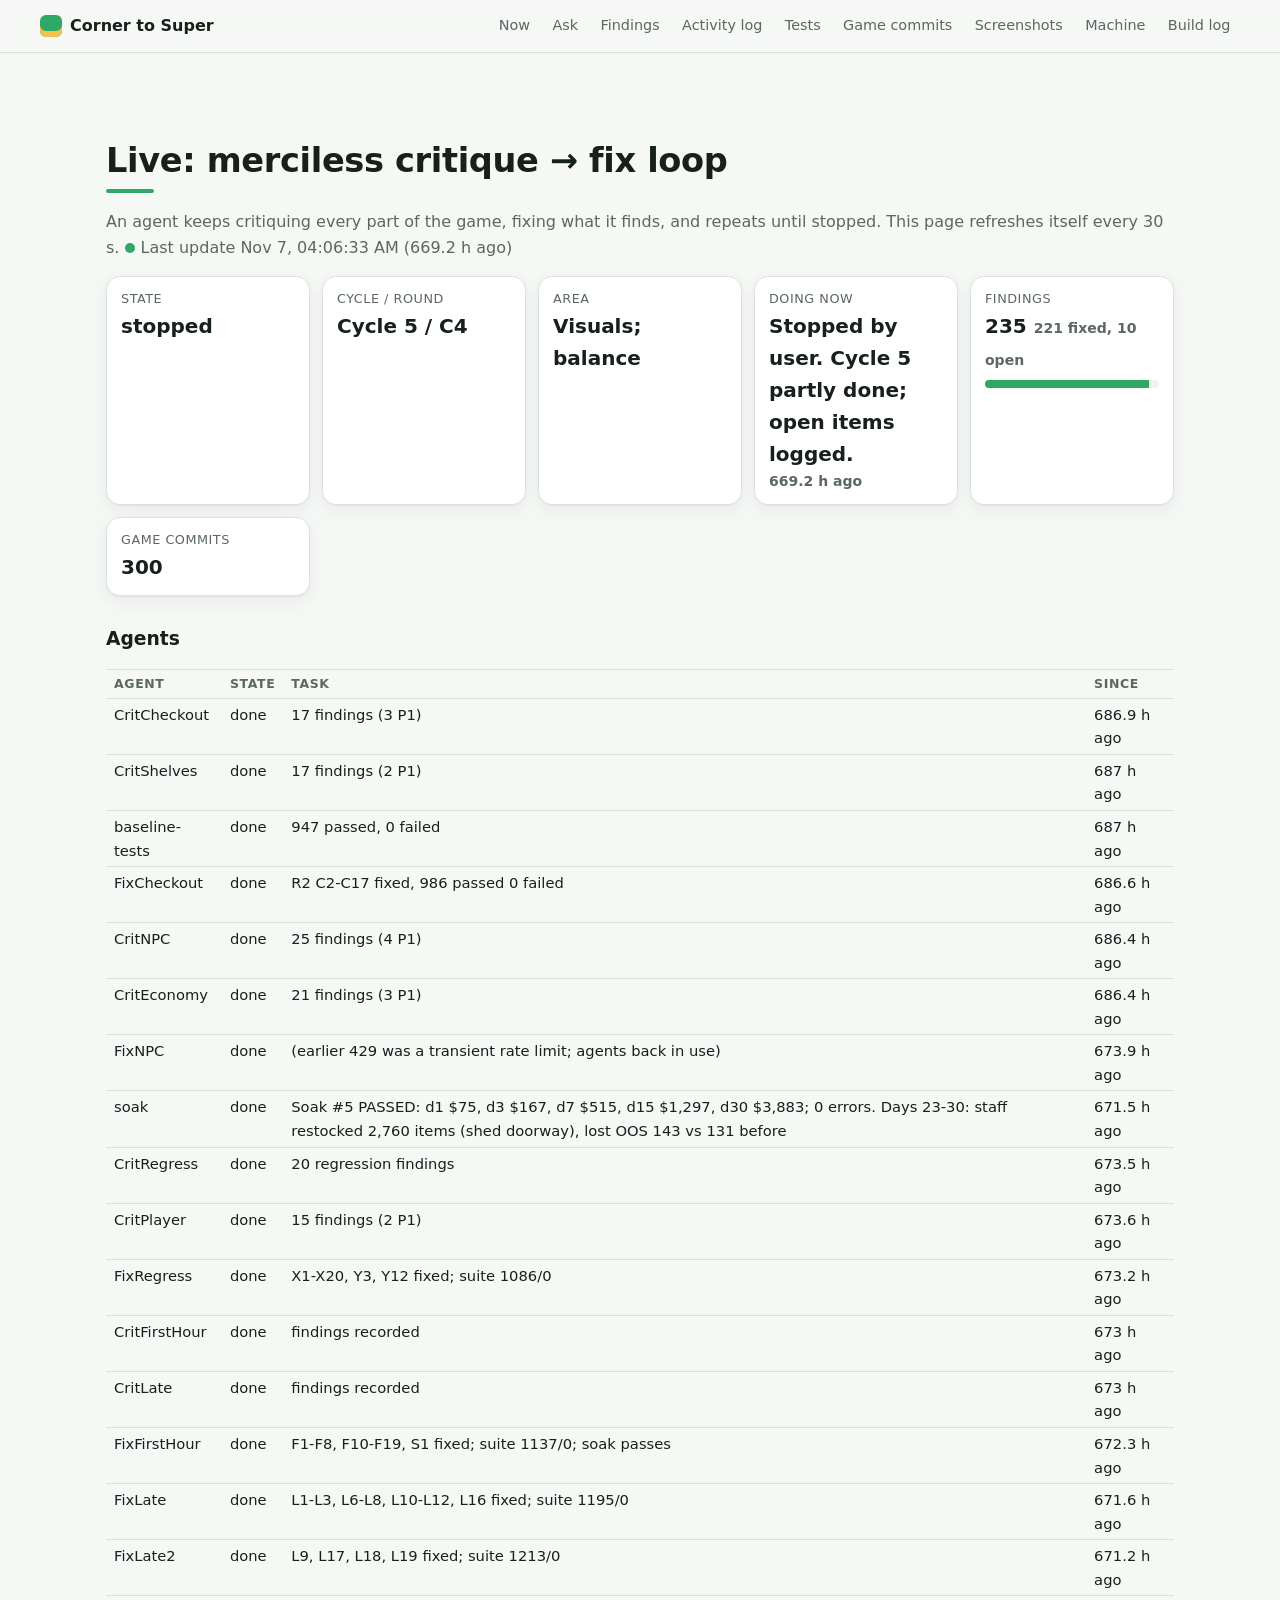
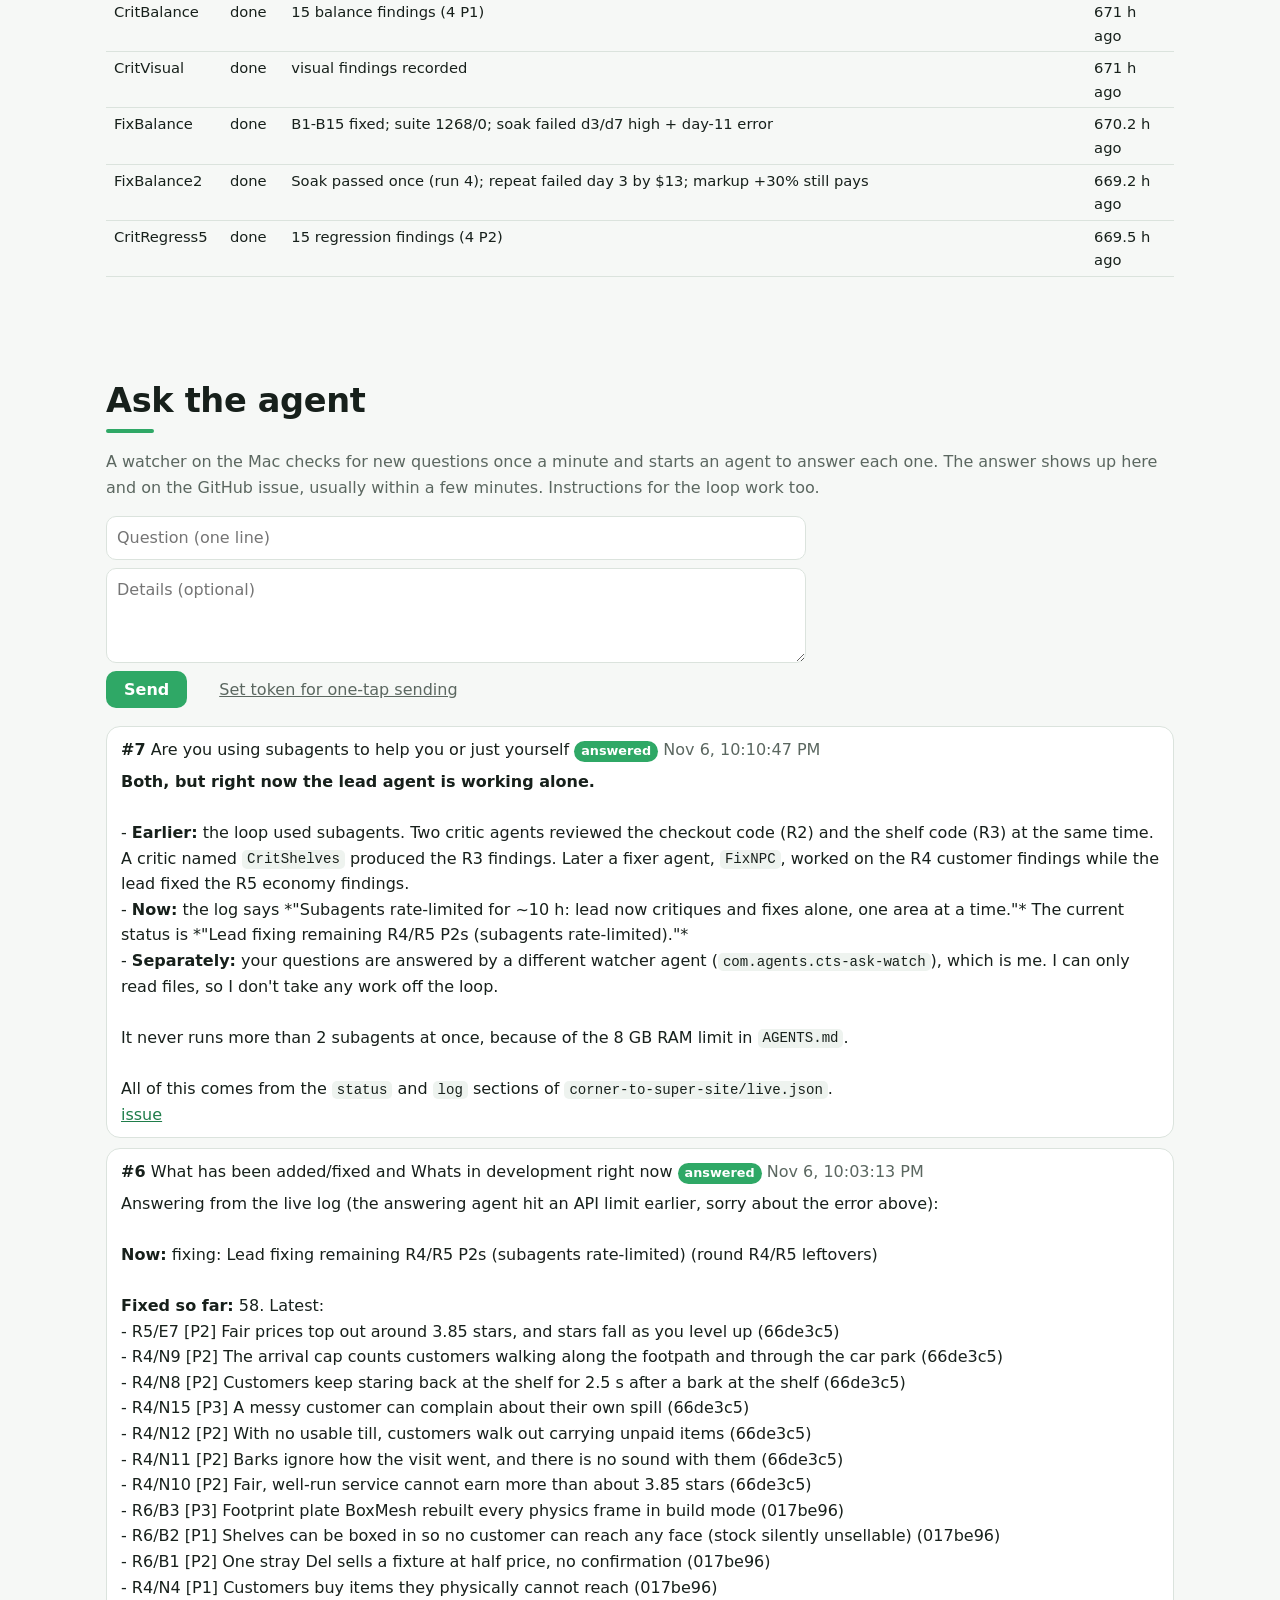
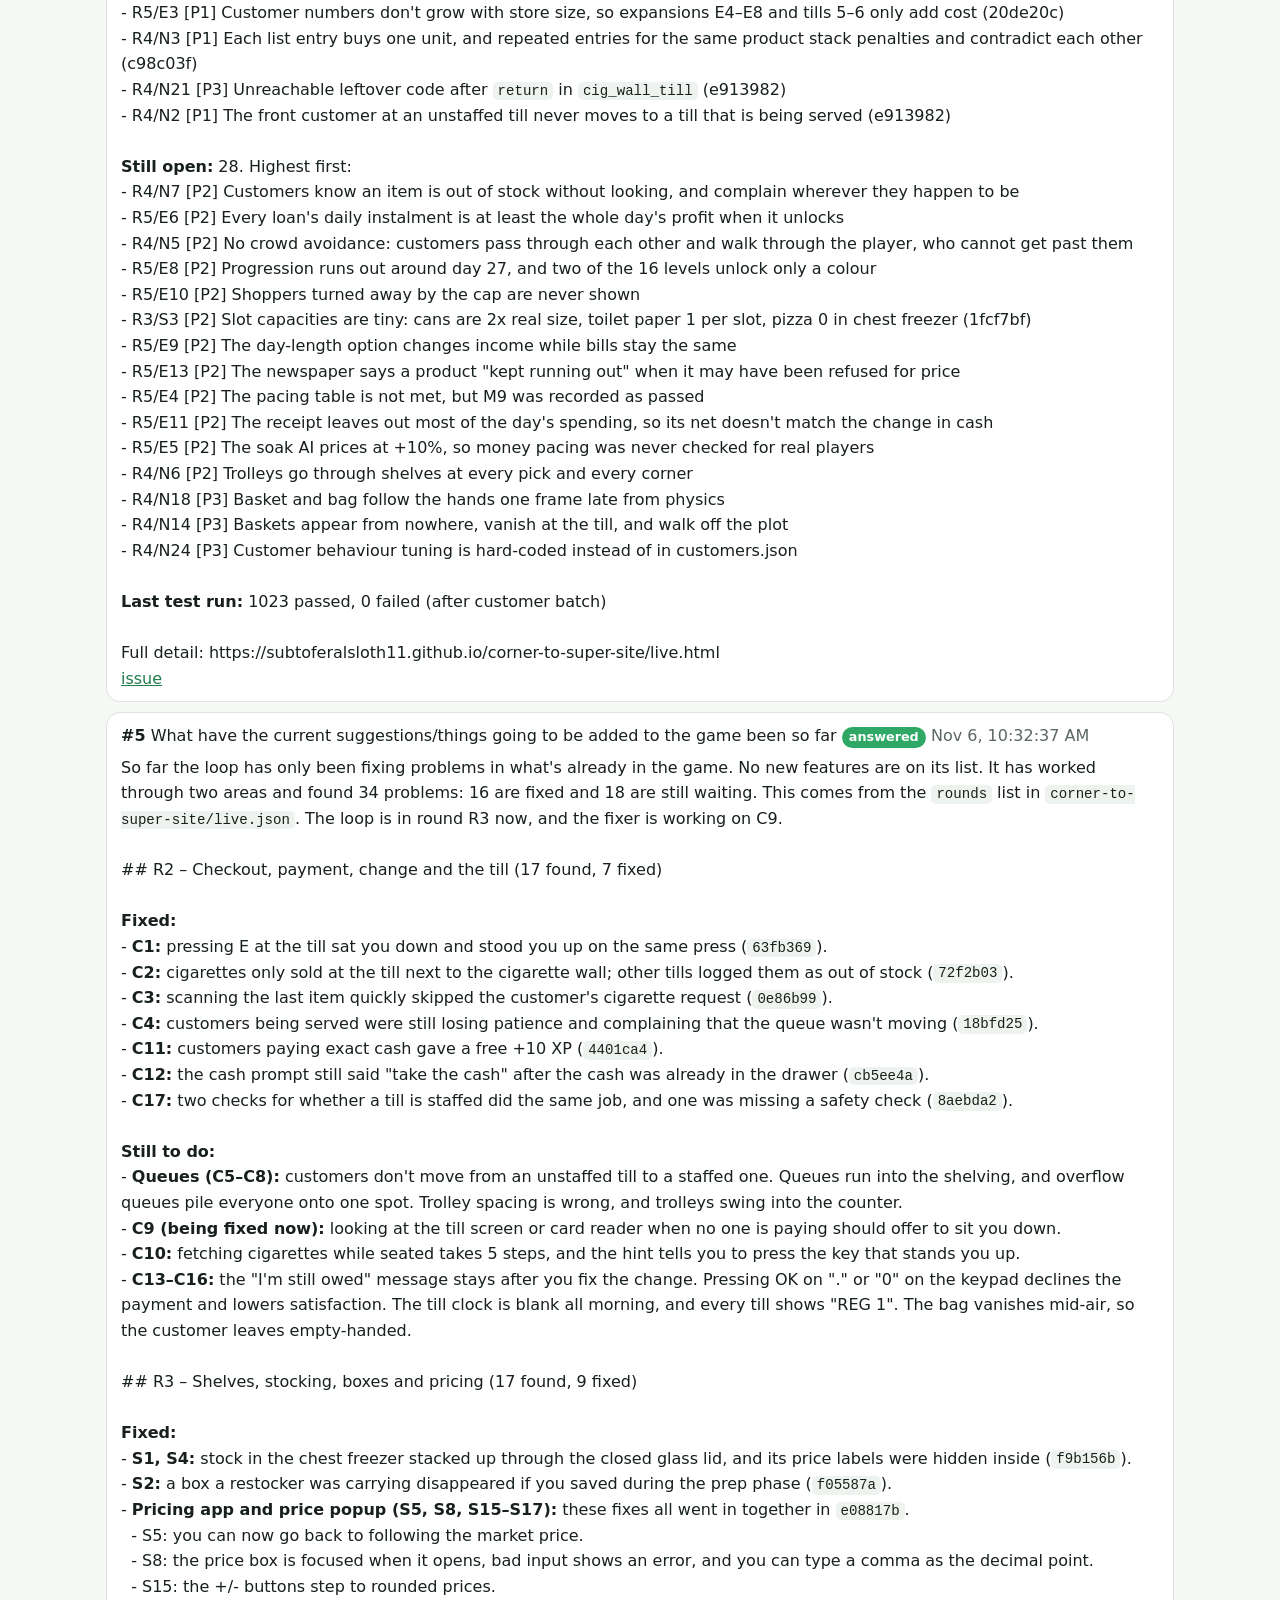
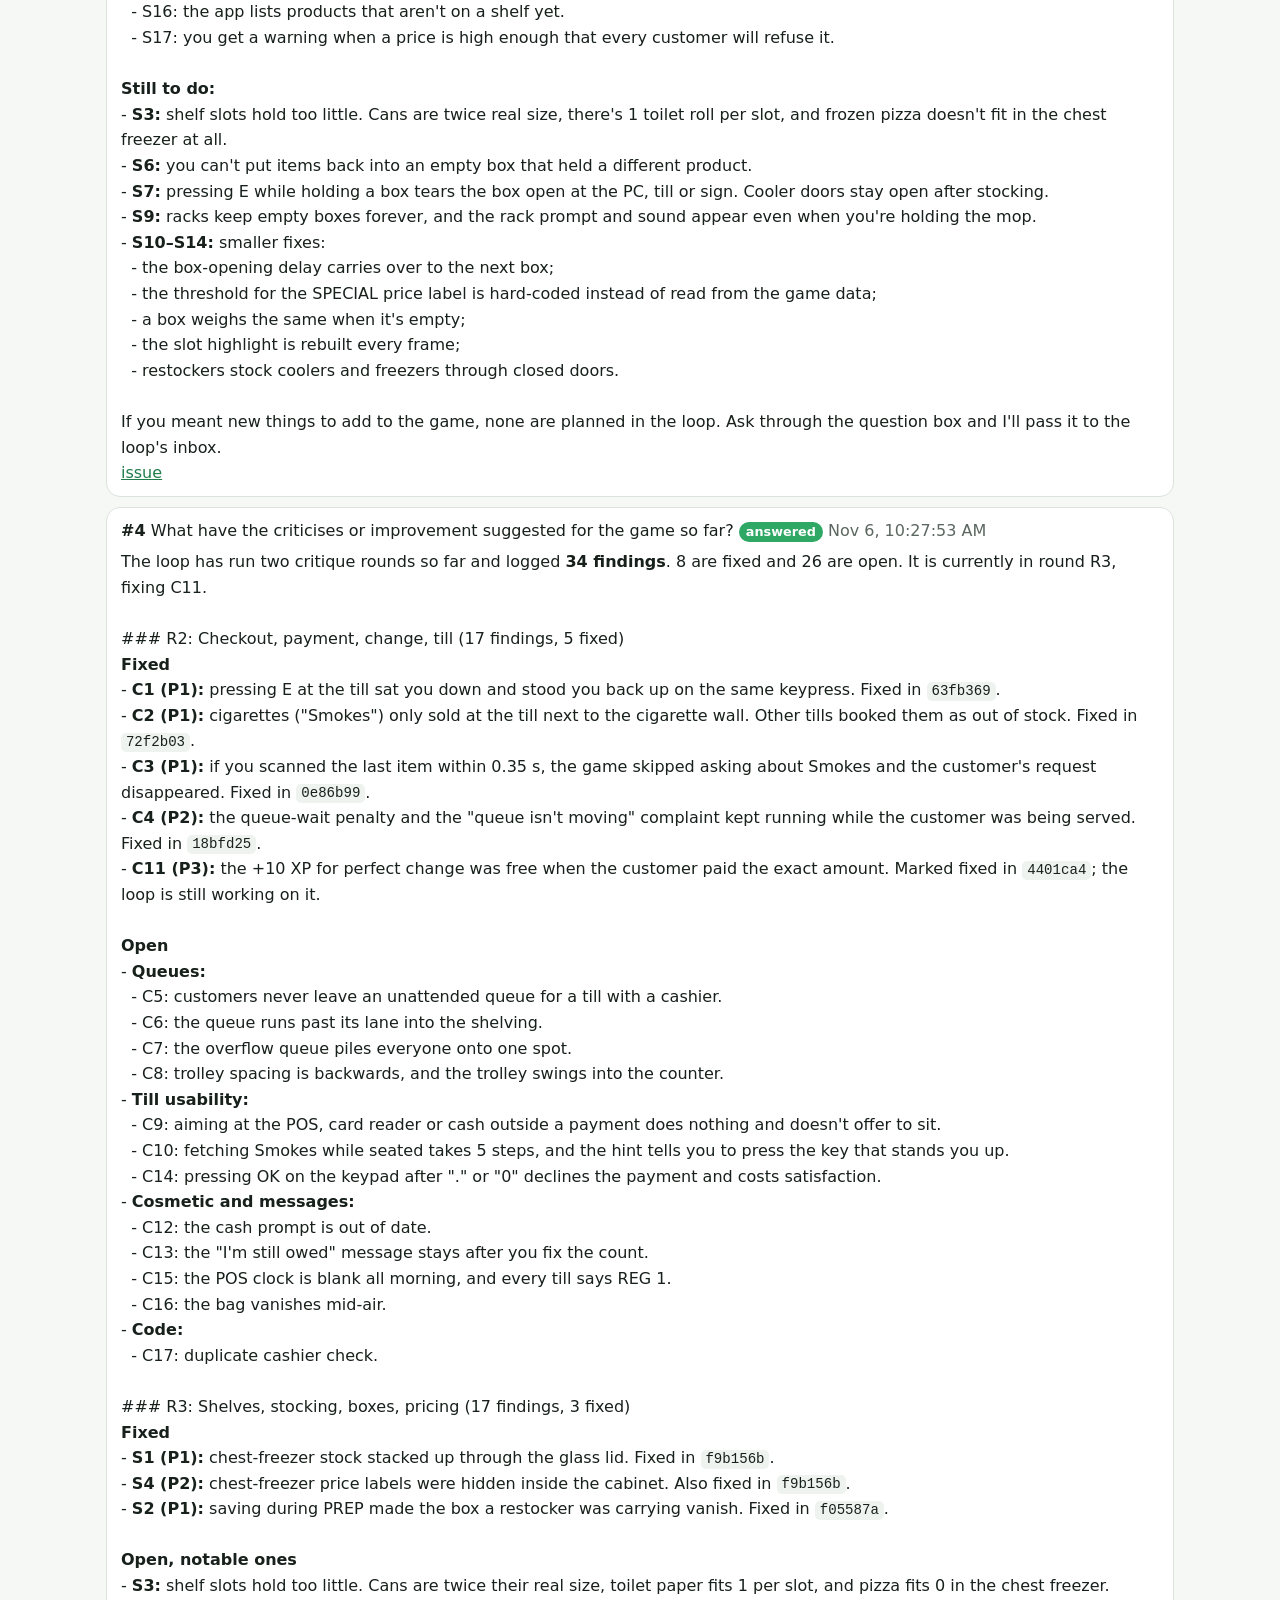
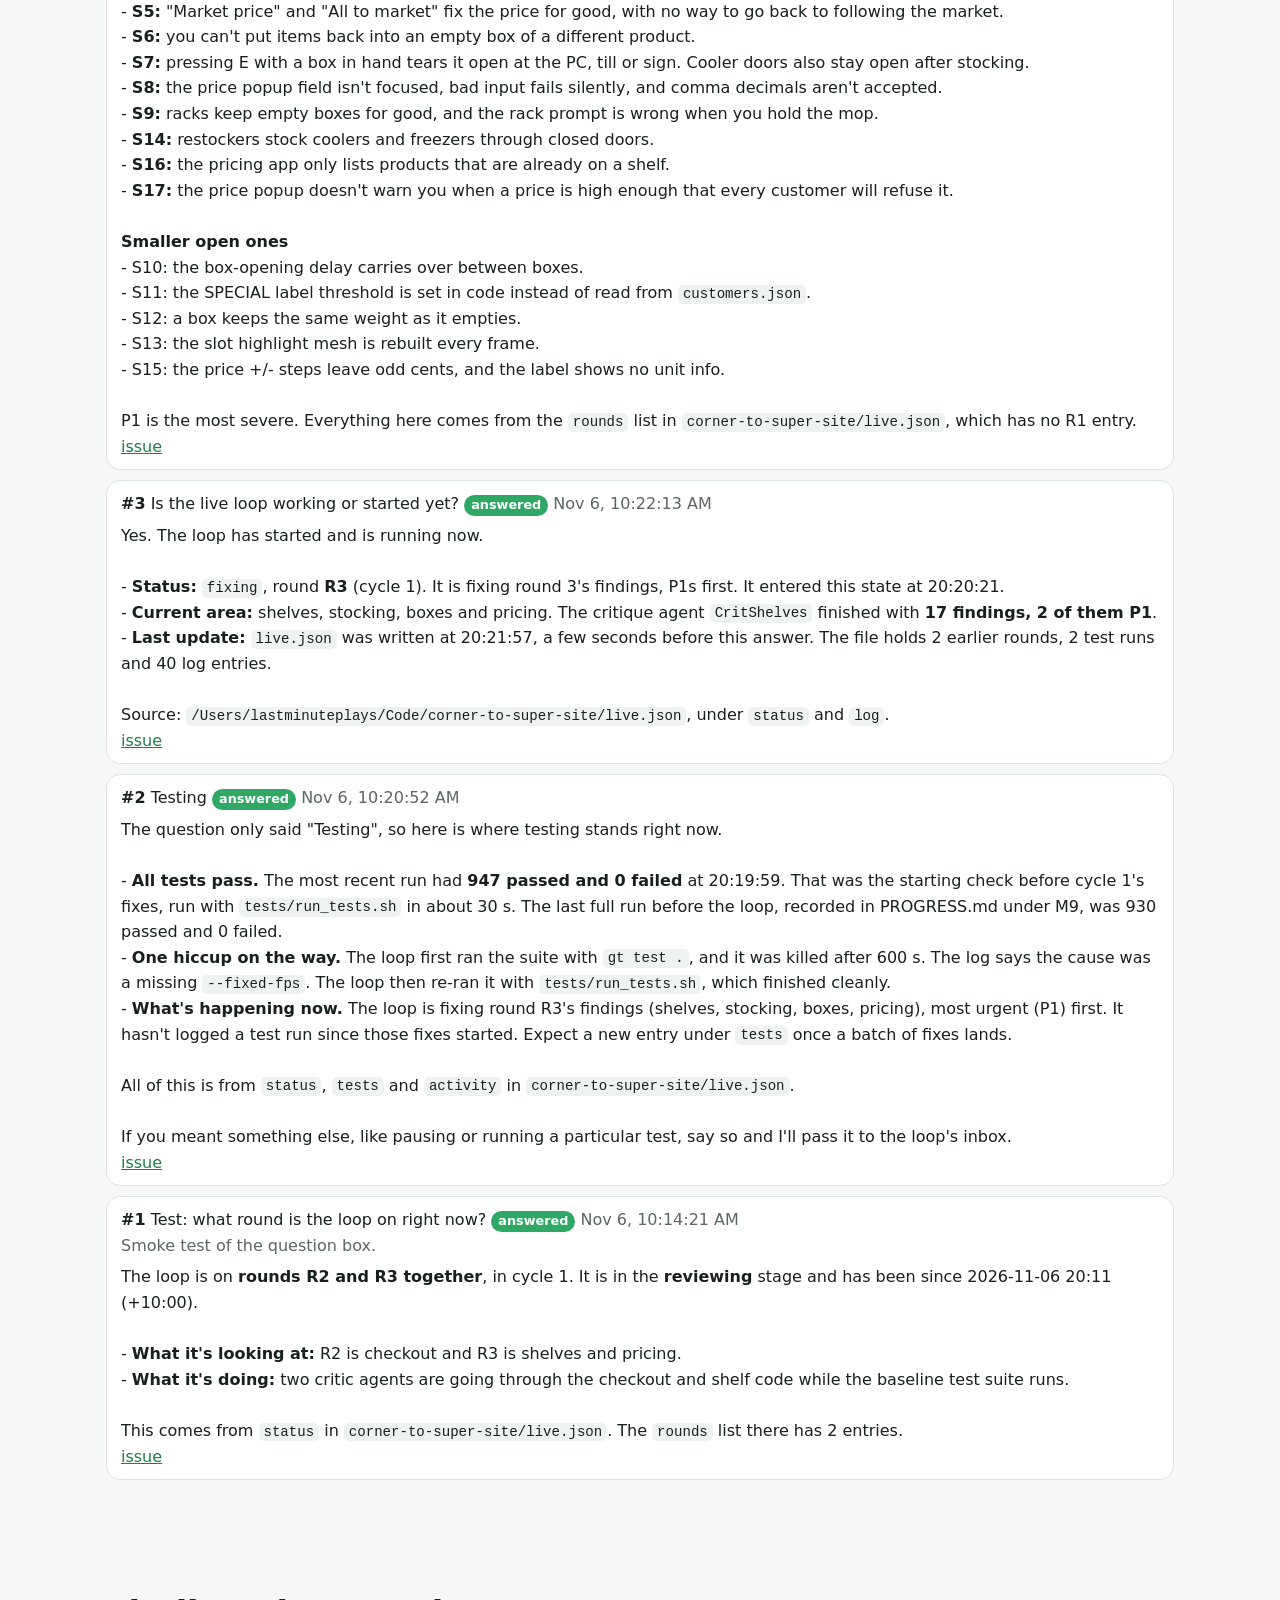
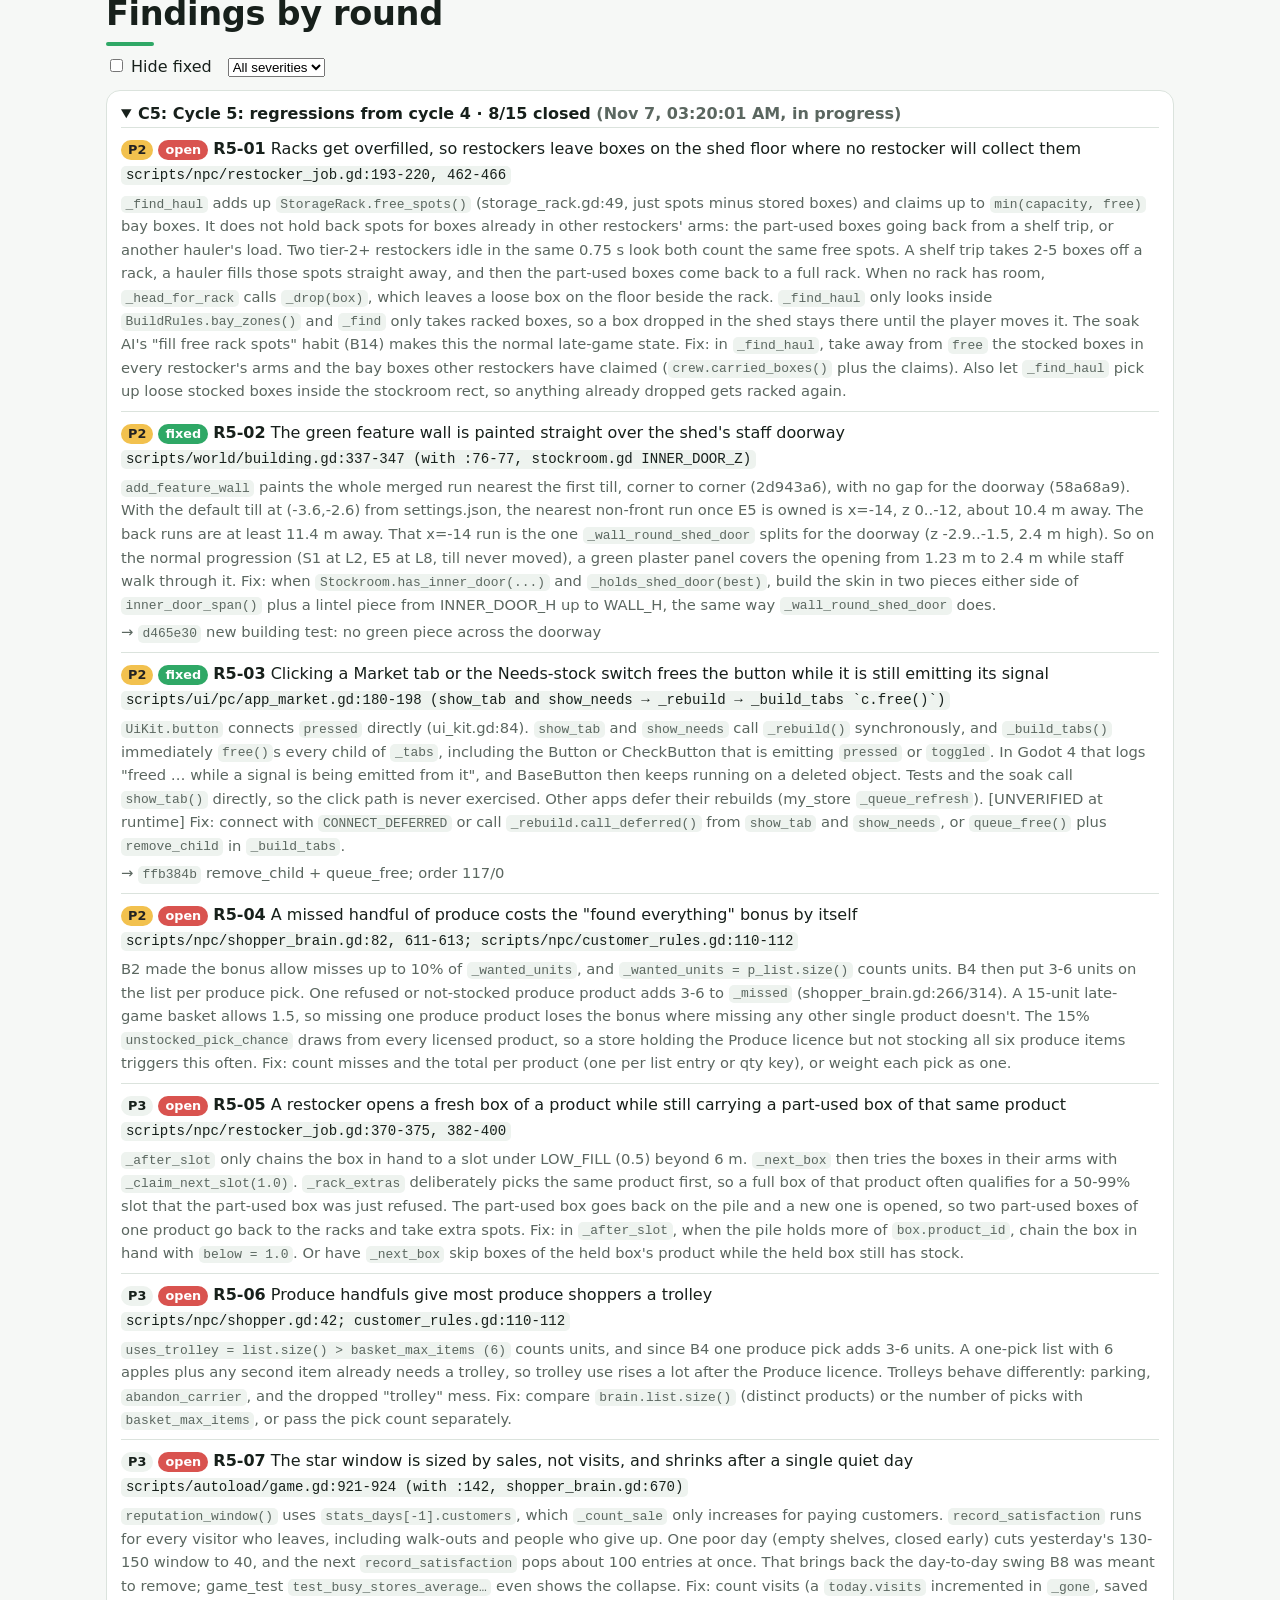
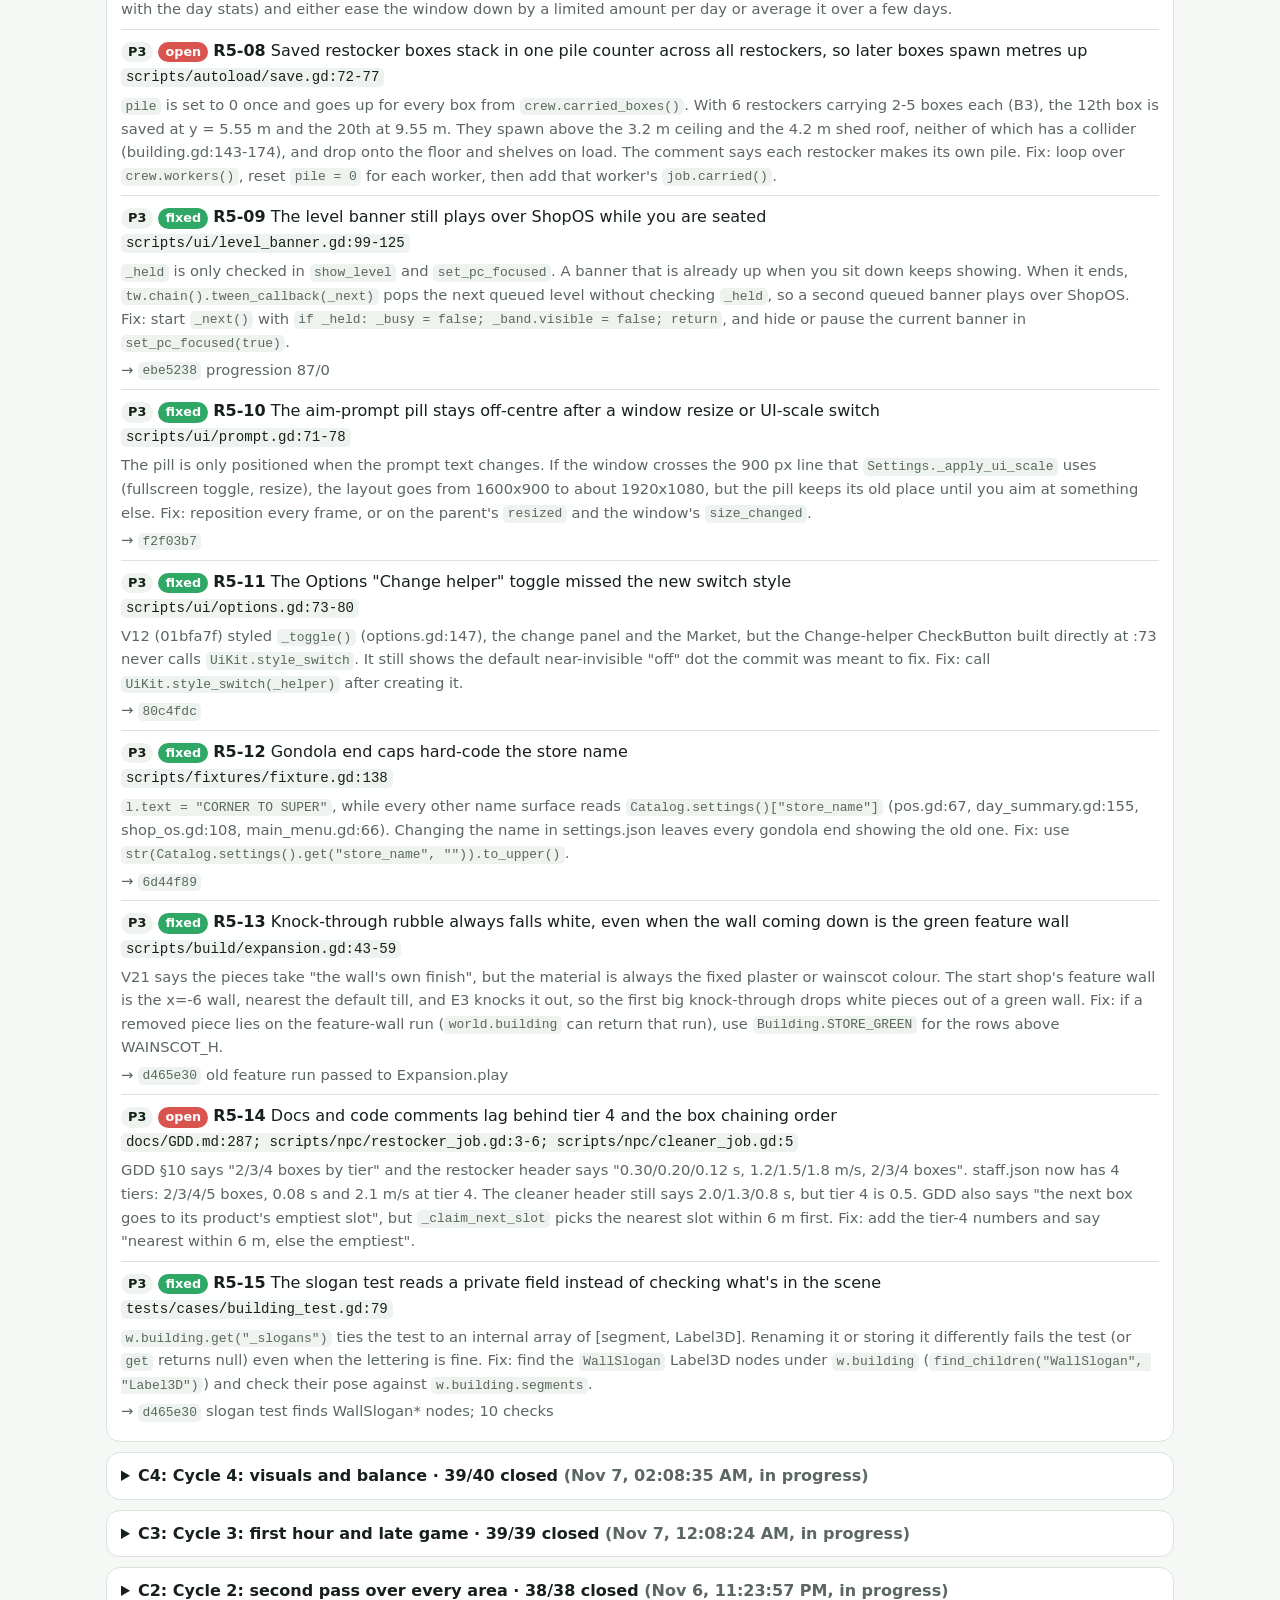
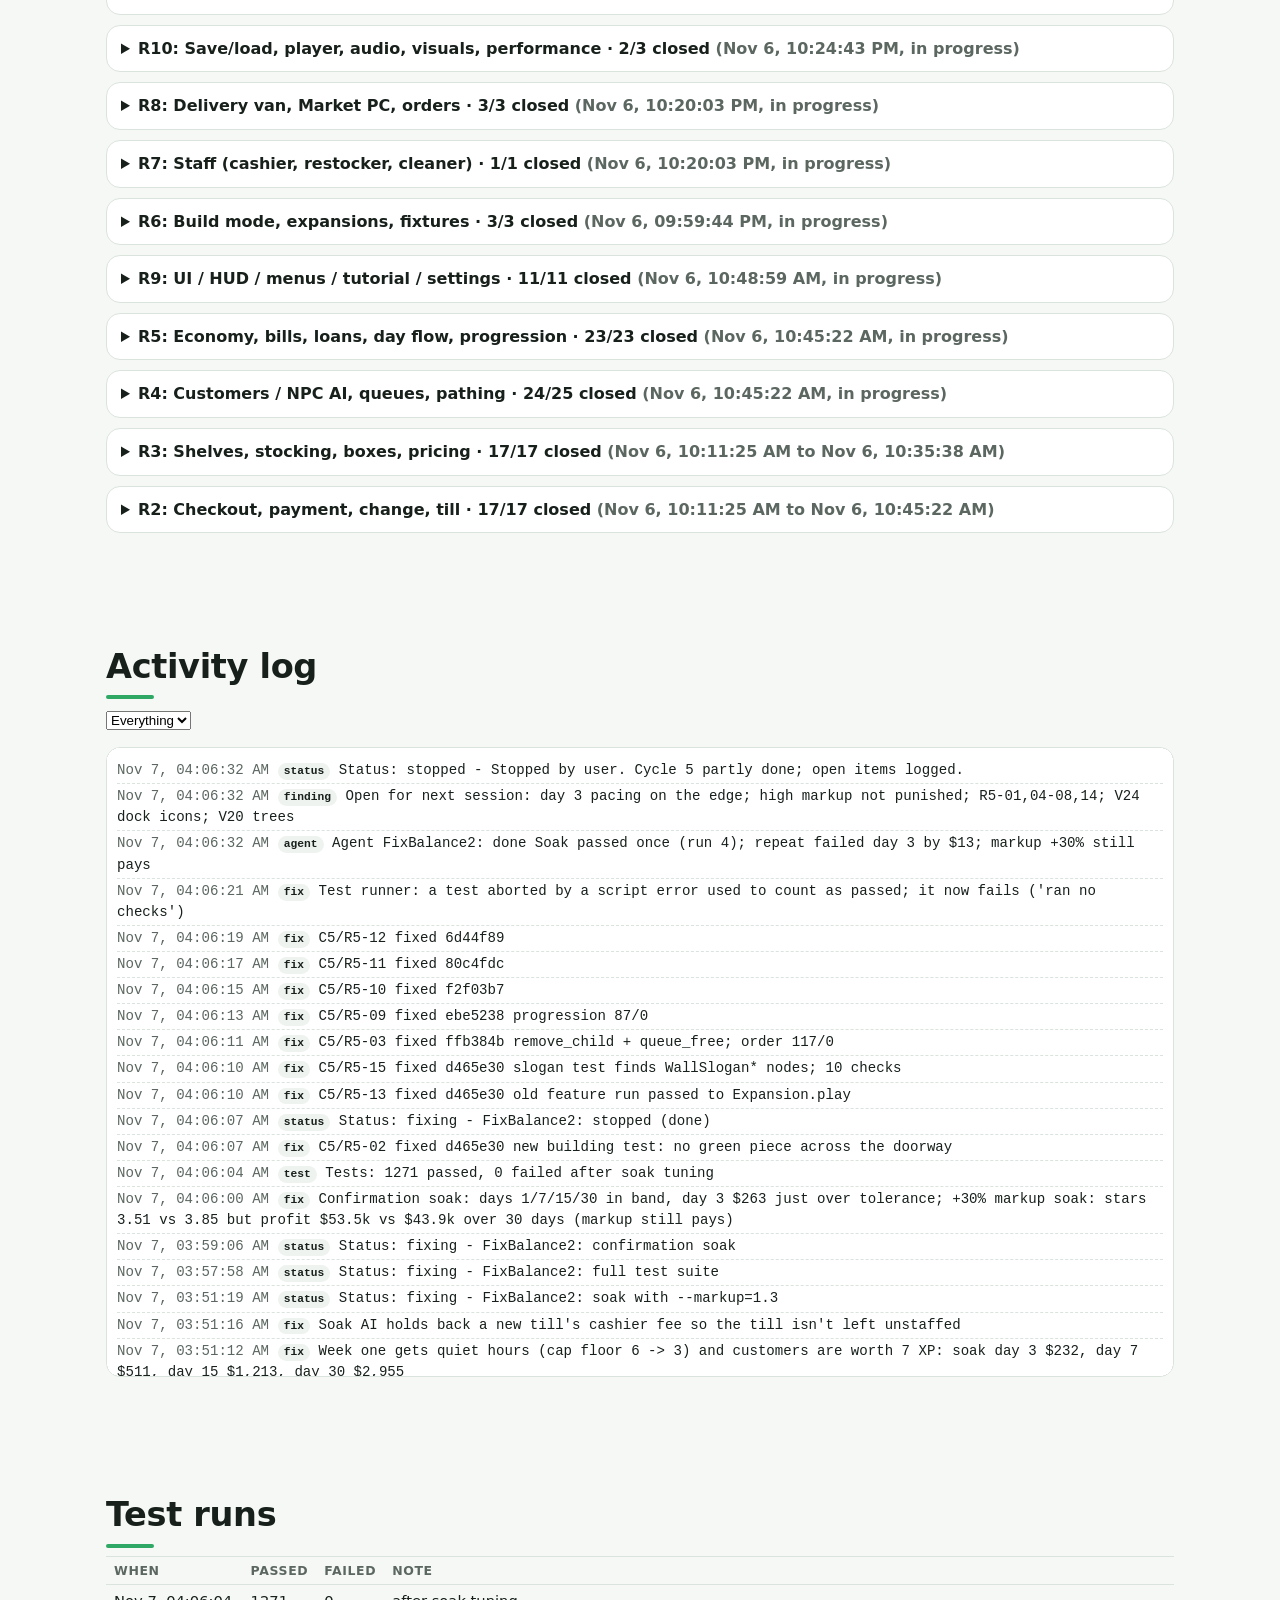
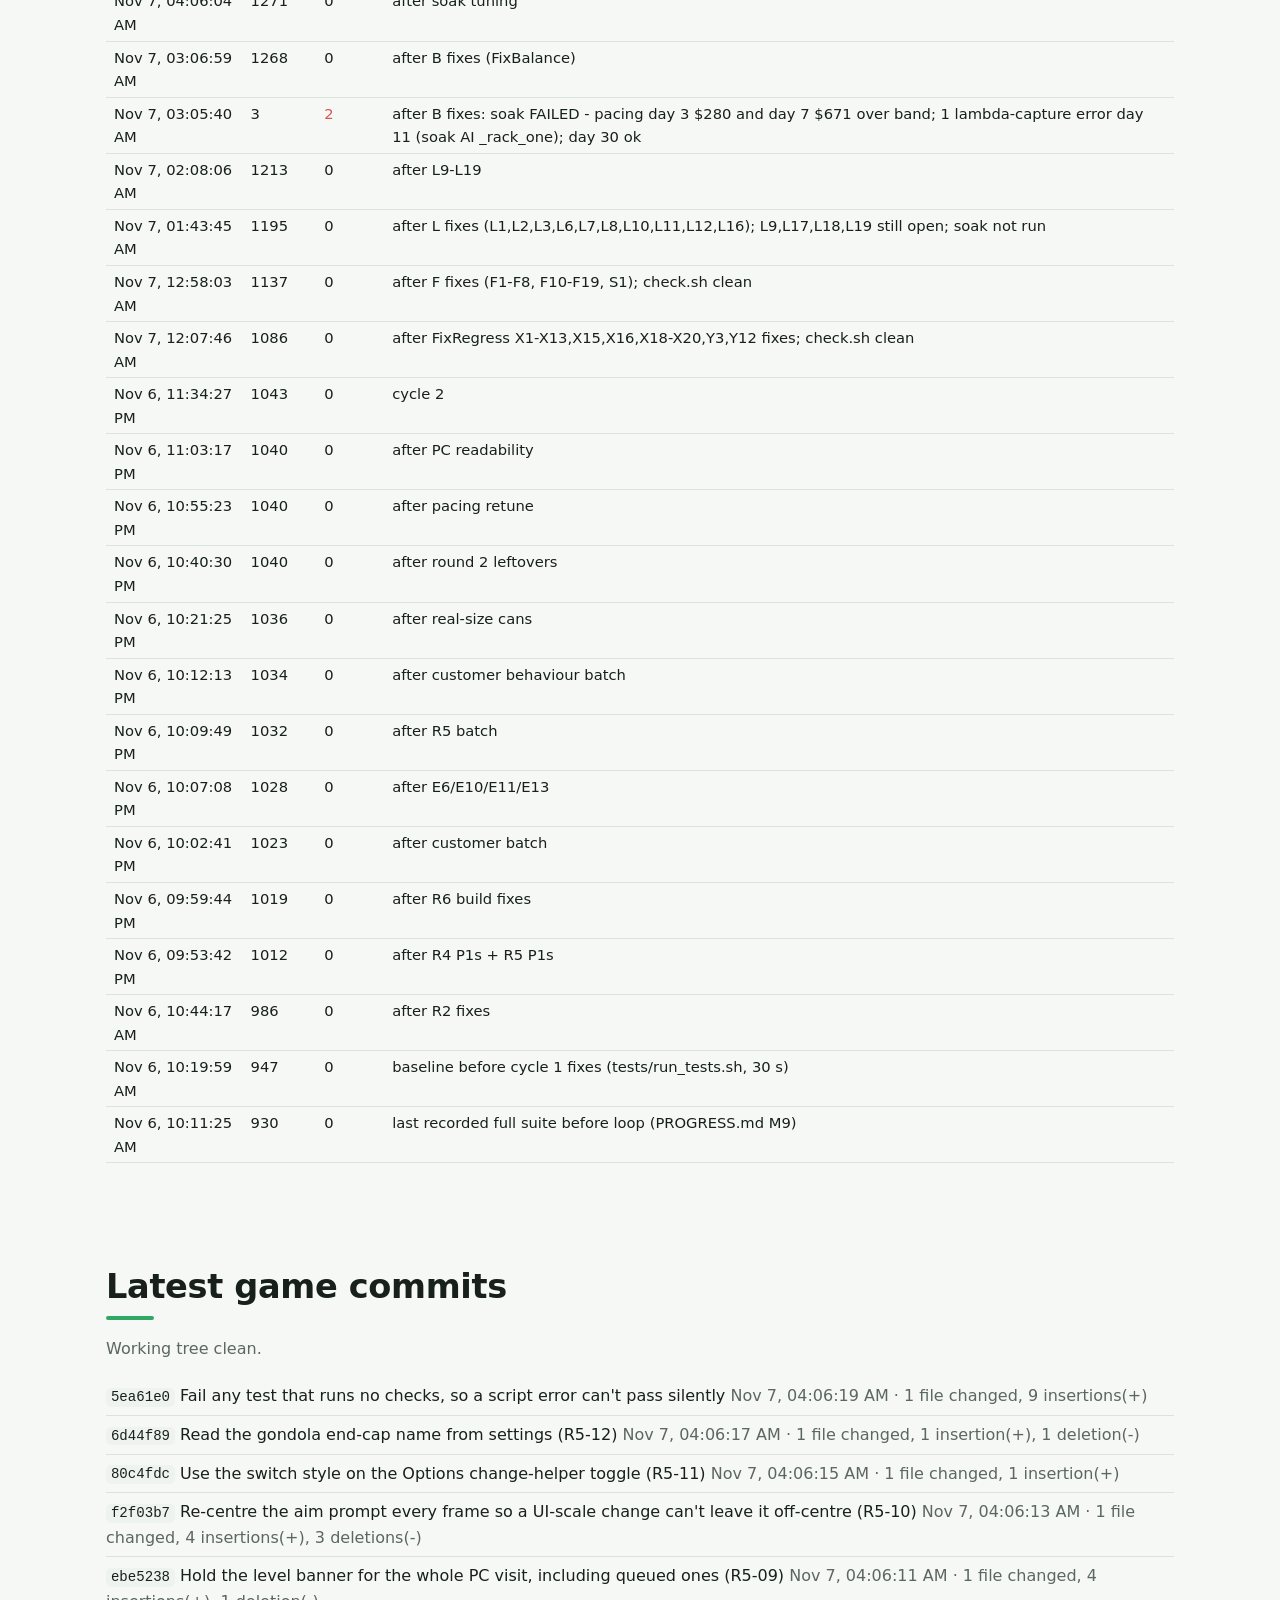
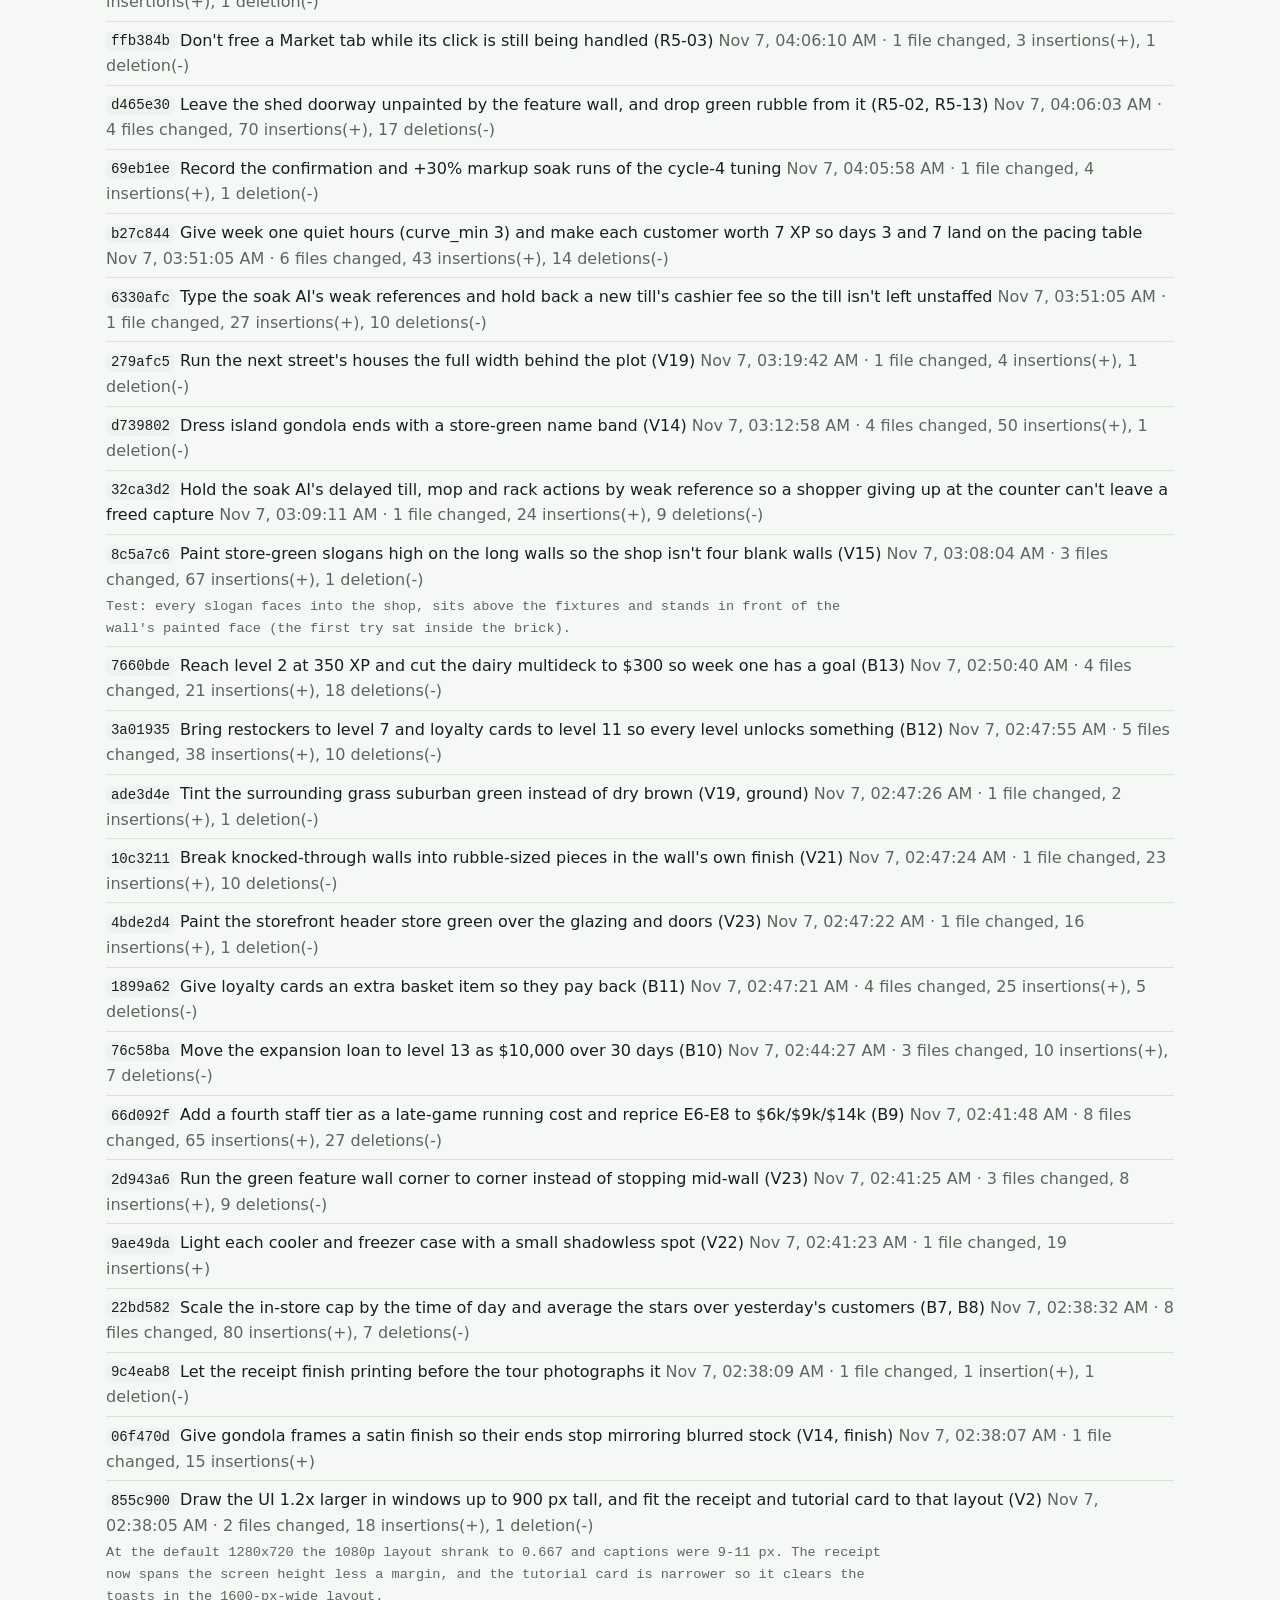
<file: live.html>
<!doctype html>
<html lang="en">
<head>
<meta charset="utf-8">
<meta name="viewport" content="width=device-width, initial-scale=1">
<title>Corner to Super: live review loop</title>
<meta name="color-scheme" content="light dark">
<link rel="stylesheet" href="style.css">
<link rel="stylesheet" href="live.css">
<script src="live.js" defer></script>
</head>
<body>
<header class="topbar">
  <a class="brand" href="index.html"><span class="logo" aria-hidden="true"></span>Corner to Super</a>
  <nav aria-label="Sections">
    <a href="#now">Now</a>
    <a href="#ask">Ask</a>
    <a href="#findings">Findings</a>
    <a href="#log">Activity log</a>
    <a href="#tests">Tests</a>
    <a href="#commits">Game commits</a>
    <a href="#shots">Screenshots</a>
    <a href="#machine">Machine</a>
    <a href="index.html">Build log</a>
  </nav>
</header>
<main>
<section id="now">
  <h2>Live: merciless critique &rarr; fix loop</h2>
  <p class="muted">An agent keeps critiquing every part of the game, fixing what it finds, and repeats until stopped.
    This page refreshes itself every 30 s. <span id="fresh"></span></p>
  <div class="cards" id="statuscards"></div>
  <h3>Agents</h3>
  <div id="agents"></div>
</section>
<section id="ask">
  <h2>Ask the agent</h2>
  <p class="muted">A watcher on the Mac checks for new questions once a minute and starts an agent to answer each one.
    The answer shows up here and on the GitHub issue, usually within a few minutes. Instructions for the loop work too.</p>
  <form id="askForm" class="askbox">
    <input id="askTitle" placeholder="Question (one line)" required maxlength="200">
    <textarea id="askBody" rows="3" placeholder="Details (optional)"></textarea>
    <div class="filters">
      <button type="submit">Send</button>
      <span id="askMsg" class="muted"></span>
      <a href="#" id="tokenLink" class="muted">Set token for one-tap sending</a>
    </div>
  </form>
  <div id="qaList"></div>
</section>
<section id="findings">
  <h2>Findings by round</h2>
  <div class="filters">
    <label><input type="checkbox" id="hideClosed"> Hide fixed</label>
    <select id="sevFilter"><option value="">All severities</option><option>P0</option><option>P1</option><option>P2</option><option>P3</option></select>
  </div>
  <div id="rounds"></div>
</section>
<section id="log">
  <h2>Activity log</h2>
  <select id="kindFilter"><option value="">Everything</option></select>
  <ol id="logList" class="loglist" reversed></ol>
</section>
<section id="tests">
  <h2>Test runs</h2>
  <div id="testTable"></div>
</section>
<section id="commits">
  <h2>Latest game commits</h2>
  <p class="muted" id="dirty"></p>
  <div id="commitList"></div>
</section>
<section id="shots">
  <h2>In-game screenshots</h2>
  <p class="muted" id="shotsNote"></p>
  <div id="shotGrid" class="shotgrid"></div>
</section>
<section id="machine">
  <h2>Machine</h2>
  <div class="cards" id="machineCards"></div>
</section>
</main>
</body>
</html>
</file>
<file: style.css>
:root {
  --green: #2FA866;
  --green-ink: #1f7d4a;
  --gold: #F2C14E;
  --gold-ink: #9a6c00;
  --red: #d9534f;
  --bg: #f6f8f6;
  --surface: #ffffff;
  --surface-2: #eef3ef;
  --text: #17201b;
  --muted: #5b6760;
  --line: #dbe3dd;
  --shadow: 0 1px 2px rgba(20, 40, 30, .06), 0 6px 20px rgba(20, 40, 30, .06);
  --radius: 14px;
  --font: system-ui, -apple-system, "Segoe UI", Roboto, "Helvetica Neue", Arial, sans-serif;
  --mono: ui-monospace, SFMono-Regular, Menlo, Consolas, monospace;
}
@media (prefers-color-scheme: dark) {
  :root {
    --green-ink: #5fd394;
    --gold-ink: #F2C14E;
    --bg: #0f1412;
    --surface: #161d1a;
    --surface-2: #1c2521;
    --text: #e6ece8;
    --muted: #98a59e;
    --line: #2a3530;
    --shadow: 0 1px 2px rgba(0, 0, 0, .3), 0 6px 20px rgba(0, 0, 0, .25);
  }
}

* { box-sizing: border-box; }
html { scroll-behavior: smooth; scroll-padding-top: 64px; }
@media (prefers-reduced-motion: reduce) { html { scroll-behavior: auto; } }
body {
  margin: 0; font: 16px/1.6 var(--font); color: var(--text); background: var(--bg);
  -webkit-text-size-adjust: 100%;
}
a { color: var(--green-ink); }
code { font: .88em var(--mono); background: var(--surface-2); padding: .1em .35em; border-radius: 5px; }
img { max-width: 100%; height: auto; display: block; }

.topbar {
  position: sticky; top: 0; z-index: 10; display: flex; align-items: center; gap: 1rem;
  padding: .6rem clamp(1rem, 4vw, 2.5rem); background: color-mix(in srgb, var(--bg) 88%, transparent);
  backdrop-filter: blur(10px); border-bottom: 1px solid var(--line);
}
.brand { font-weight: 800; color: var(--text); text-decoration: none; display: flex; align-items: center; gap: .5rem; white-space: nowrap; }
.logo { width: 22px; height: 22px; border-radius: 6px; background: var(--green); box-shadow: inset 0 -6px 0 var(--gold); }
.topbar nav { display: flex; gap: .2rem; overflow-x: auto; scrollbar-width: none; margin-left: auto; }
.topbar nav::-webkit-scrollbar { display: none; }
.topbar nav a { color: var(--muted); text-decoration: none; padding: .3rem .6rem; border-radius: 99px; font-size: .9rem; white-space: nowrap; }
.topbar nav a:hover { background: var(--surface-2); color: var(--text); }

main { max-width: 1180px; margin: 0 auto; padding: 0 clamp(1rem, 4vw, 2.5rem); }
section { padding: 3.5rem 0 1rem; }
h1, h2, h3 { line-height: 1.2; }
h2 { font-size: clamp(1.6rem, 3vw, 2.1rem); margin: 0 0 .5rem; letter-spacing: -.01em; }
h2::after { content: ""; display: block; width: 48px; height: 4px; border-radius: 2px; background: var(--green); margin-top: .5rem; }
section > h3 { margin-top: 2rem; }
.lead { color: var(--muted); max-width: 70ch; }

.hero { display: grid; grid-template-columns: 1.3fr 1fr; gap: 2.5rem; align-items: center; padding-top: 3rem; }
.eyebrow { text-transform: uppercase; letter-spacing: .08em; font-size: .78rem; color: var(--green-ink); font-weight: 700; margin: 0; }
.hero h1 { font-size: clamp(2.6rem, 7vw, 4.4rem); margin: .2rem 0 .6rem; letter-spacing: -.03em; font-weight: 900; }
.hero h1 { background: linear-gradient(90deg, var(--green) 0%, var(--green) 55%, var(--gold) 100%); -webkit-background-clip: text; background-clip: text; color: transparent; }
.pitch { font-size: 1.22rem; }
.gold { color: var(--gold-ink); font-weight: 700; }
.note { font-size: .88rem; color: var(--muted); border-left: 3px solid var(--gold); padding-left: .8rem; }
.hero-stats { display: flex; flex-wrap: wrap; gap: .5rem; margin: 1rem 0; }
.hero-stats span { background: var(--surface); border: 1px solid var(--line); border-radius: 99px; padding: .25rem .75rem; font-size: .9rem; }
.hero-stats b { color: var(--green-ink); }
.hero-fig { margin: 0; background: var(--surface); border-radius: var(--radius); padding: .7rem; box-shadow: var(--shadow); border: 1px solid var(--line); transform: rotate(1.2deg); }
.hero-fig img { border-radius: 10px; width: 100%; }
figcaption { font-size: .84rem; color: var(--muted); margin-top: .5rem; }

.grid { display: grid; gap: 1rem; }
.features { grid-template-columns: repeat(auto-fill, minmax(320px, 1fr)); }
.two { grid-template-columns: repeat(auto-fit, minmax(min(100%, 420px), 1fr)); }
.card { background: var(--surface); border: 1px solid var(--line); border-radius: var(--radius); padding: 1.1rem 1.25rem; box-shadow: var(--shadow); }
.card h3 { margin: 0 0 .5rem; font-size: 1.1rem; }
.card ul { margin: 0; padding-left: 1.1rem; }
.card li { margin: .3rem 0; font-size: .95rem; }
.card p { font-size: .95rem; }
.card.accent-gold { border-top: 4px solid var(--gold); }
.card.accent-green { border-top: 4px solid var(--green); }
.ico { margin-right: .2rem; }

/* Timeline */
.legend { display: flex; flex-wrap: wrap; gap: .4rem .9rem; margin: 1rem 0; font-size: .85rem; color: var(--muted); }
.legend span::before { content: ""; display: inline-block; width: 10px; height: 10px; border-radius: 50%; margin-right: .35rem; background: var(--k); vertical-align: middle; }
.timeline { list-style: none; margin: 0; padding: 0 0 0 1.6rem; position: relative; }
.timeline::before { content: ""; position: absolute; left: .45rem; top: .4rem; bottom: .4rem; width: 3px; border-radius: 2px; background: linear-gradient(var(--green), var(--gold)); }
.timeline li { position: relative; margin: 0 0 1rem; }
.timeline li.day { margin: 1.4rem 0 .8rem; font-weight: 800; color: var(--muted); text-transform: uppercase; letter-spacing: .06em; font-size: .8rem; }
.timeline li.day::before { content: ""; position: absolute; left: -1.5rem; top: .35rem; width: 14px; height: 14px; border-radius: 4px; background: var(--text); }
.timeline .ev { background: var(--surface); border: 1px solid var(--line); border-radius: 12px; padding: .7rem 1rem; box-shadow: var(--shadow); }
.timeline .ev::before { content: ""; position: absolute; left: -1.42rem; top: 1rem; width: 12px; height: 12px; border-radius: 50%; background: var(--k, var(--green)); border: 3px solid var(--bg); }
.timeline time { font: 700 .82rem var(--mono); color: var(--muted); margin-right: .5rem; }
.timeline .kind { font-size: .72rem; text-transform: uppercase; letter-spacing: .06em; font-weight: 700; color: var(--k); }
.timeline h4 { margin: .15rem 0 .25rem; font-size: 1.02rem; }
.timeline p { margin: 0; font-size: .93rem; }
.k-plan { --k: #6c8cff; } .k-process { --k: #9b7bd8; } .k-milestone { --k: var(--green); }
.k-incident { --k: var(--red); } .k-review { --k: var(--gold); } .k-test { --k: #2bb3b1; }
.commits { margin-top: 1.5rem; background: var(--surface); border: 1px solid var(--line); border-radius: 12px; padding: .7rem 1rem; }
.commits summary { cursor: pointer; font-weight: 700; }
.commits ol { list-style: none; padding: 0; margin: .6rem 0 0; max-height: 420px; overflow: auto; font-size: .88rem; }
.commits li { display: grid; grid-template-columns: 7.5rem 4.5rem 1fr; gap: .5rem; padding: .25rem 0; border-top: 1px solid var(--line); }
.commits li span { color: var(--muted); font-family: var(--mono); font-size: .82rem; }

/* Diagram */
.diagram { margin: 1.5rem 0; background: var(--surface); border: 1px solid var(--line); border-radius: var(--radius); padding: 1rem; box-shadow: var(--shadow); overflow-x: auto; }
.diagram svg { min-width: 640px; width: 100%; height: auto; }
.dg-box rect { fill: var(--surface-2); stroke: var(--line); stroke-width: 1.5; }
.dg-main rect { fill: color-mix(in srgb, var(--green) 18%, var(--surface)); stroke: var(--green); }
.dg-gt rect { fill: color-mix(in srgb, var(--gold) 22%, var(--surface)); stroke: var(--gold); }
.dg-review rect { fill: color-mix(in srgb, var(--gold) 12%, var(--surface)); stroke: var(--gold-ink); stroke-dasharray: 5 4; }
.dg-agents > rect { fill: color-mix(in srgb, var(--green) 7%, var(--surface)); stroke: var(--green); stroke-dasharray: 6 4; }
.dg-chip rect { fill: var(--surface); stroke: var(--green); }
.diagram text { fill: var(--text); font: 700 15px var(--font); text-anchor: middle; }
.diagram .dg-chip text { font: 600 11.5px var(--font); }
.diagram .dg-sub { fill: var(--muted); font: 500 12px var(--font); }
.diagram .dg-left { text-anchor: start; }
.dg-lines path { fill: none; stroke: var(--muted); stroke-width: 2; }
.dg-arrowhead { fill: var(--muted); }

/* Tables */
.table-wrap { overflow-x: auto; background: var(--surface); border: 1px solid var(--line); border-radius: var(--radius); box-shadow: var(--shadow); }
table { border-collapse: collapse; width: 100%; font-size: .92rem; }
caption { text-align: left; font-weight: 700; padding: .8rem 1rem .4rem; }
th, td { text-align: left; padding: .45rem 1rem; border-top: 1px solid var(--line); vertical-align: top; }
th { font-size: .78rem; text-transform: uppercase; letter-spacing: .05em; color: var(--muted); }
td.num, th.num { text-align: right; font-variant-numeric: tabular-nums; }
tr.wip td { color: var(--muted); font-style: italic; }
.ok { color: var(--green-ink); font-weight: 700; } .bad { color: var(--red); font-weight: 700; }
.agents td:first-child { font-family: var(--mono); font-size: .85rem; white-space: nowrap; }

/* Numbers */
.stats { display: grid; grid-template-columns: repeat(auto-fill, minmax(150px, 1fr)); gap: .8rem; margin: 1rem 0 1.5rem; }
.stat { background: var(--surface); border: 1px solid var(--line); border-radius: var(--radius); padding: .9rem 1rem; box-shadow: var(--shadow); }
.stat b { display: block; font-size: 1.9rem; line-height: 1.1; color: var(--green-ink); font-variant-numeric: tabular-nums; }
.stat.gold b { color: var(--gold-ink); }
.stat span { font-size: .85rem; color: var(--muted); }
.chart-fig { margin: 0 0 1.5rem; background: var(--surface); border: 1px solid var(--line); border-radius: var(--radius); padding: 1rem; box-shadow: var(--shadow); }
.chart-fig figcaption { margin: 0 0 .6rem; }
.chart svg { width: 100%; height: auto; display: block; overflow: visible; }
.chart .axis { stroke: var(--line); }
.chart text { fill: var(--muted); font: 11px var(--font); }
.chart .lbl { fill: var(--text); font-weight: 700; }
.chart .lbl.fail { fill: var(--red); }
.chart .line { fill: none; stroke: var(--green); stroke-width: 2.5; }
.chart .area { fill: color-mix(in srgb, var(--green) 14%, transparent); }
.chart .dot { fill: var(--green); stroke: var(--surface); stroke-width: 2; }
.chart .dot.fail { fill: var(--surface); stroke: var(--red); stroke-width: 2.5; }
.chart .bar { fill: var(--gold); }
.chart .bar:hover, .chart .dot:hover { opacity: .75; }

/* Gallery */
.gallery { display: grid; grid-template-columns: repeat(auto-fit, minmax(min(100%, 300px), 1fr)); gap: 1rem; align-items: start; }
.gallery figure { margin: 0; background: var(--surface); border: 1px solid var(--line); border-radius: var(--radius); padding: .6rem; box-shadow: var(--shadow); }
.gallery img { border-radius: 8px; }
.tracks li { font-style: italic; }

/* Status */
.wip-card { border-left: 4px solid var(--gold); }
.wip-card .who { font-size: .82rem; color: var(--muted); font-family: var(--mono); }
.deferred details { background: var(--surface); border: 1px solid var(--line); border-radius: 12px; padding: .6rem 1rem; margin: .5rem 0; }
.deferred summary { cursor: pointer; font-weight: 700; }
.deferred summary small { color: var(--muted); font-weight: 500; margin-left: .4rem; }
.deferred ul { margin: .5rem 0 .2rem; padding-left: 1.2rem; font-size: .92rem; }
.deferred li { margin: .3rem 0; overflow-wrap: anywhere; }

footer { max-width: 1180px; margin: 3rem auto 0; padding: 1.5rem clamp(1rem, 4vw, 2.5rem) 3rem; color: var(--muted); font-size: .85rem; border-top: 1px solid var(--line); }

@media (max-width: 820px) {
  .hero { grid-template-columns: 1fr; gap: 1.5rem; }
  .hero-fig { transform: none; max-width: 480px; }
  .topbar .brand { display: none; }
  .topbar nav { margin-left: 0; }
  .commits li { grid-template-columns: 6.5rem 1fr; }
  .commits li span:nth-child(2) { display: none; }
}
</file>
<file: live.css>
main { max-width: 1100px; margin: 0 auto; padding: 0 16px 64px; }
section { margin: 32px 0; }
.muted { color: var(--muted); }
.cards { display: grid; grid-template-columns: repeat(auto-fit, minmax(170px, 1fr)); gap: 12px; }
.card { background: var(--surface); border: 1px solid var(--line); border-radius: var(--radius); padding: 12px 14px; box-shadow: var(--shadow); }
.card .k { font-size: .8em; color: var(--muted); text-transform: uppercase; letter-spacing: .04em; }
.card .v { font-size: 1.25em; font-weight: 600; word-break: break-word; }
.pill { display: inline-block; padding: 0 .55em; border-radius: 99px; font-size: .8em; font-weight: 600; background: var(--surface-2); }
.P0 { background: var(--red); color: #fff; }
.P1 { background: #e8833a; color: #fff; }
.P2 { background: var(--gold); color: #222; }
.P3 { background: var(--surface-2); }
.st-open { background: var(--red); color: #fff; }
.st-fixed { background: var(--green); color: #fff; }
.st-wontfix, .st-dup { background: var(--muted); color: #fff; }
.st-wip { background: var(--gold); color: #222; }
details.round { background: var(--surface); border: 1px solid var(--line); border-radius: var(--radius); padding: 10px 14px; margin: 10px 0; }
details.round summary { cursor: pointer; font-weight: 600; }
.finding { border-top: 1px solid var(--line); padding: 8px 0; }
.finding .detail { white-space: pre-wrap; font-size: .92em; color: var(--muted); margin-top: 4px; }
.bar { height: 8px; background: var(--surface-2); border-radius: 99px; overflow: hidden; margin: 6px 0; }
.bar > span { display: block; height: 100%; background: var(--green); }
.loglist { font: .88em/1.5 var(--mono); padding-left: 0; list-style: none; max-height: 70vh; overflow: auto; background: var(--surface); border: 1px solid var(--line); border-radius: var(--radius); padding: 10px; }
.loglist li { padding: 2px 0; border-bottom: 1px dashed var(--line); }
.loglist time { color: var(--muted); margin-right: .6em; }
table { border-collapse: collapse; width: 100%; font-size: .92em; }
th, td { text-align: left; padding: 4px 8px; border-bottom: 1px solid var(--line); vertical-align: top; }
.commit { border-bottom: 1px solid var(--line); padding: 6px 0; }
.commit pre { white-space: pre-wrap; font-size: .85em; color: var(--muted); margin: 4px 0 0; }
.filters { display: flex; gap: 16px; align-items: center; margin-bottom: 8px; }
.live-dot { display: inline-block; width: 10px; height: 10px; border-radius: 50%; background: var(--green); margin-right: 6px; animation: pulse 1.6s infinite; }
@keyframes pulse { 50% { opacity: .3; } }
@media (prefers-reduced-motion: reduce) { .live-dot { animation: none; } }
.askbox { display: grid; gap: 8px; max-width: 700px; }
.askbox input, .askbox textarea { font: inherit; padding: 8px 10px; border: 1px solid var(--line); border-radius: 10px; background: var(--surface); color: var(--text); }
.askbox button { font: inherit; font-weight: 600; padding: 6px 18px; border: 0; border-radius: 10px; background: var(--green); color: #fff; cursor: pointer; }
.qa { background: var(--surface); border: 1px solid var(--line); border-radius: var(--radius); padding: 10px 14px; margin: 10px 0; }
.qa .answer { white-space: pre-wrap; margin-top: 6px; }
.shotgrid { display: grid; grid-template-columns: repeat(auto-fill, minmax(240px, 1fr)); gap: 10px; }
.shotgrid figure { margin: 0; background: var(--surface); border: 1px solid var(--line); border-radius: 10px; overflow: hidden; }
.shotgrid img { width: 100%; display: block; }
.shotgrid figcaption { font-size: .8em; padding: 4px 8px; color: var(--muted); }
</file>
